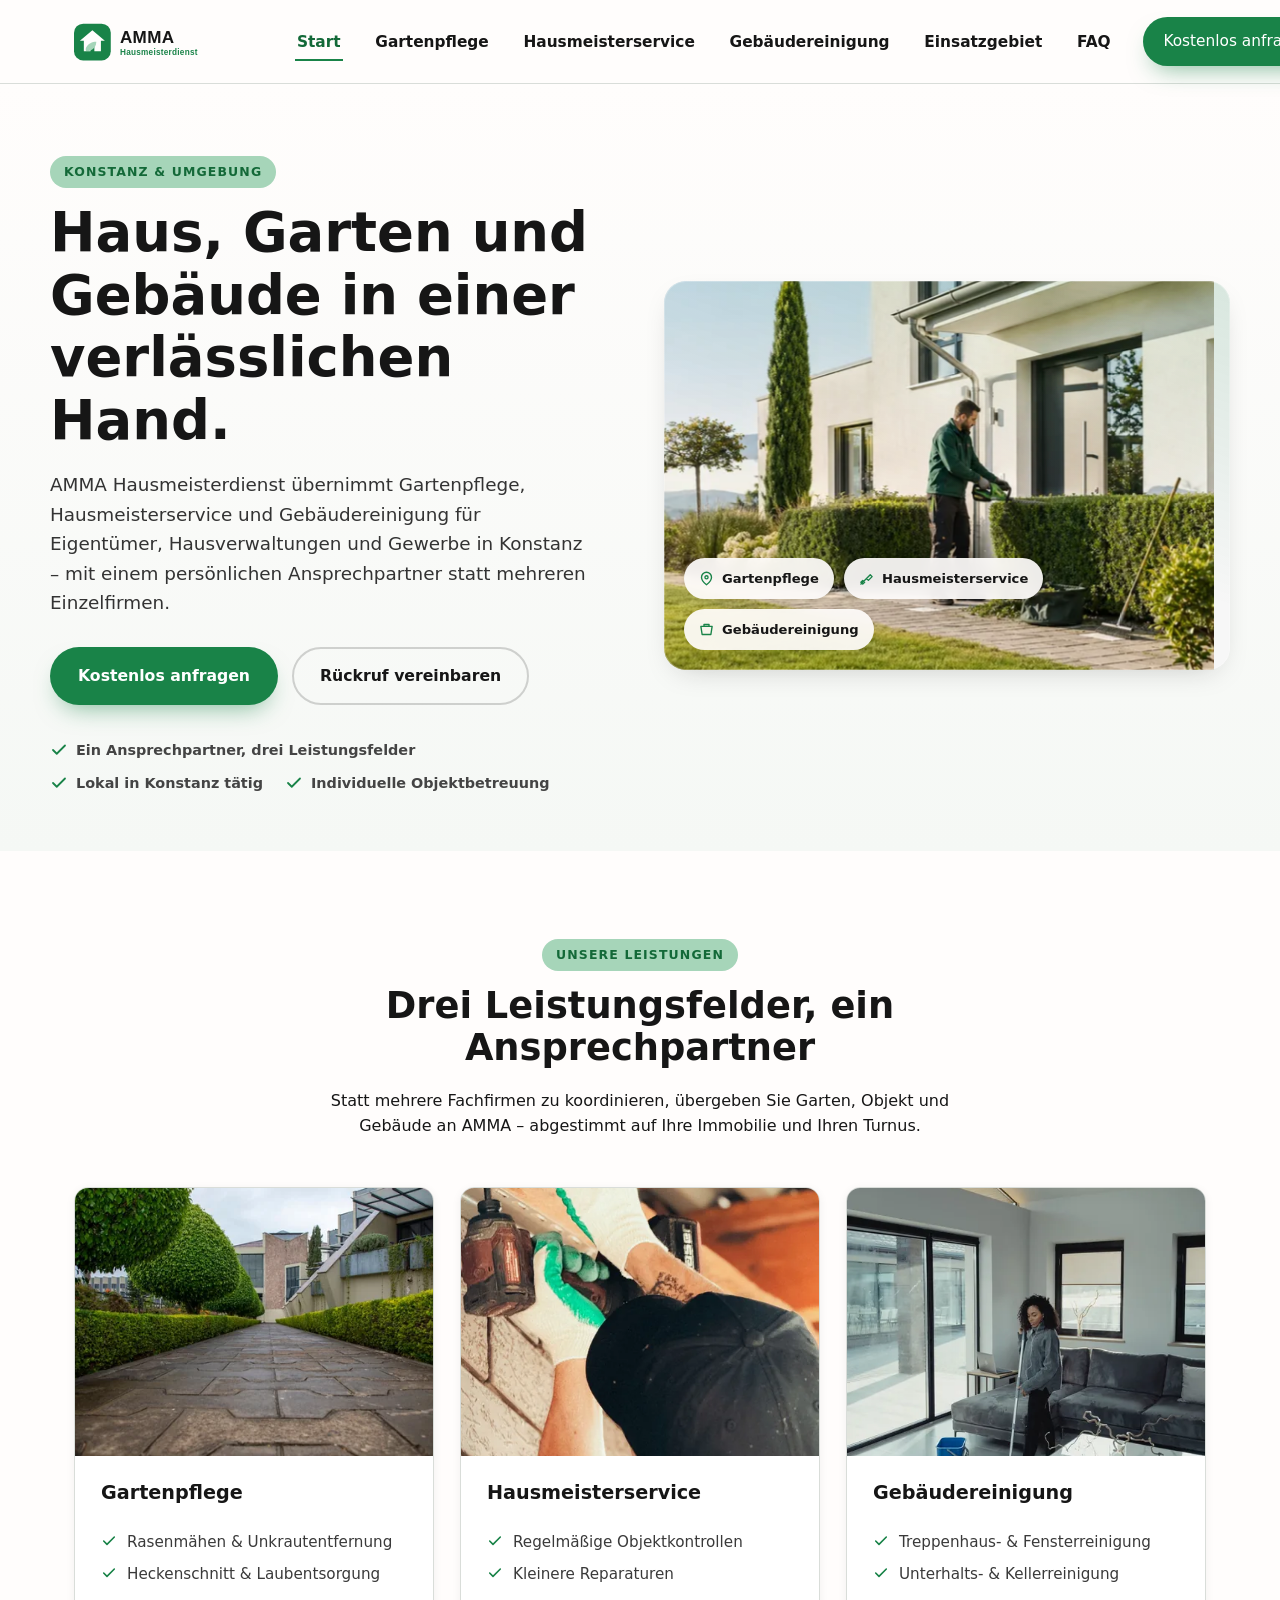
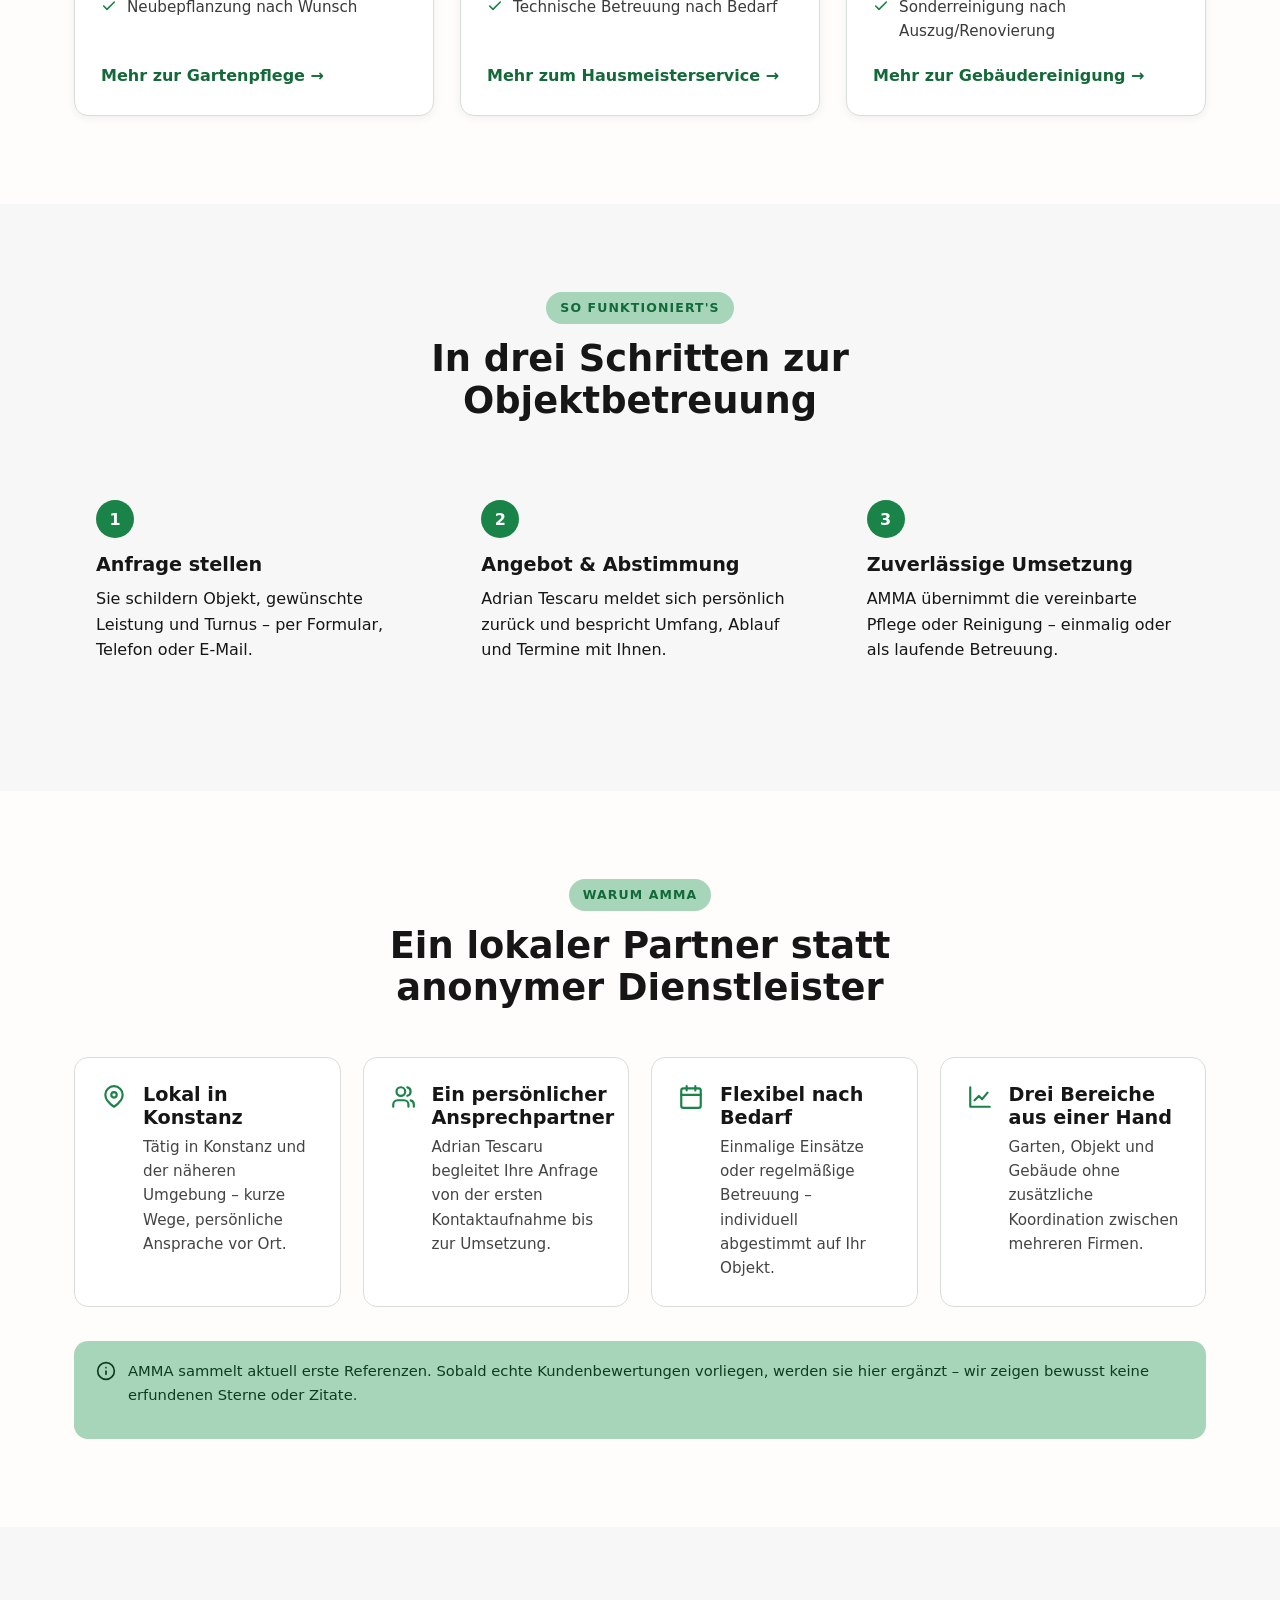
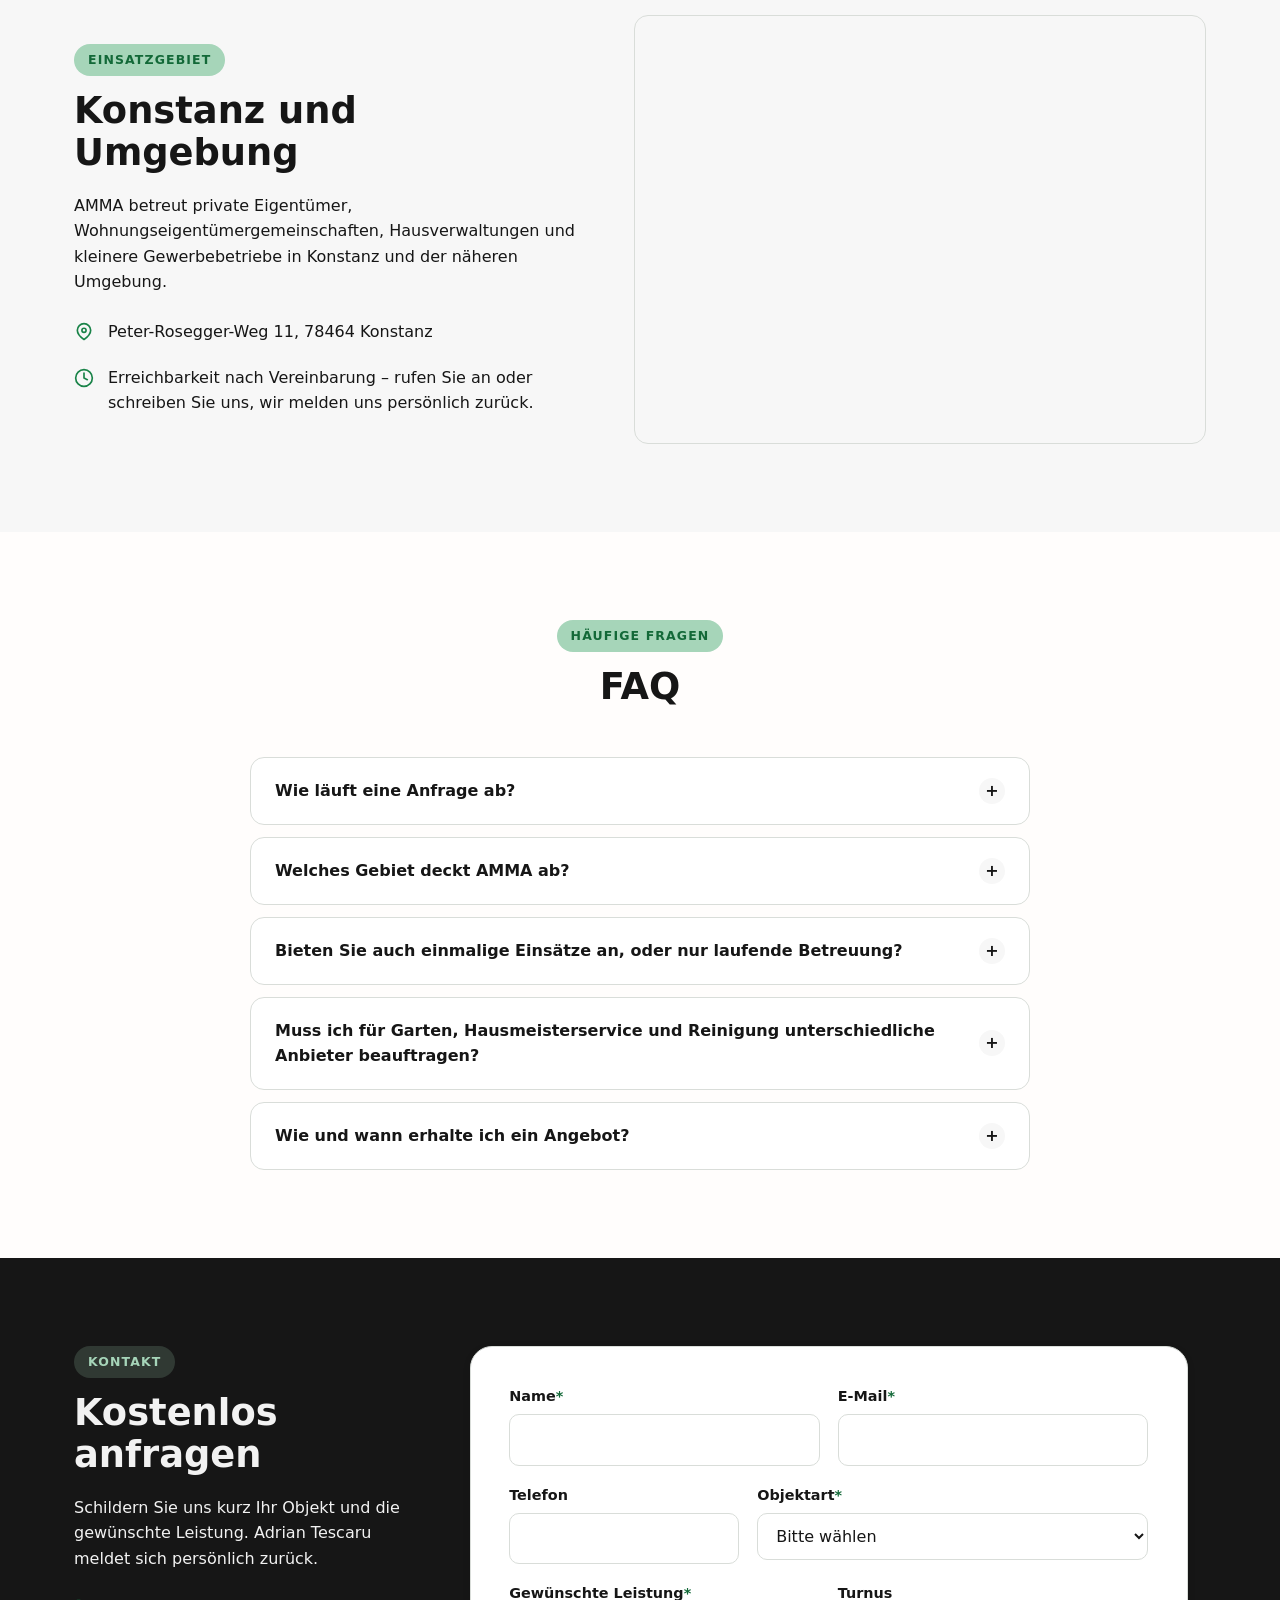
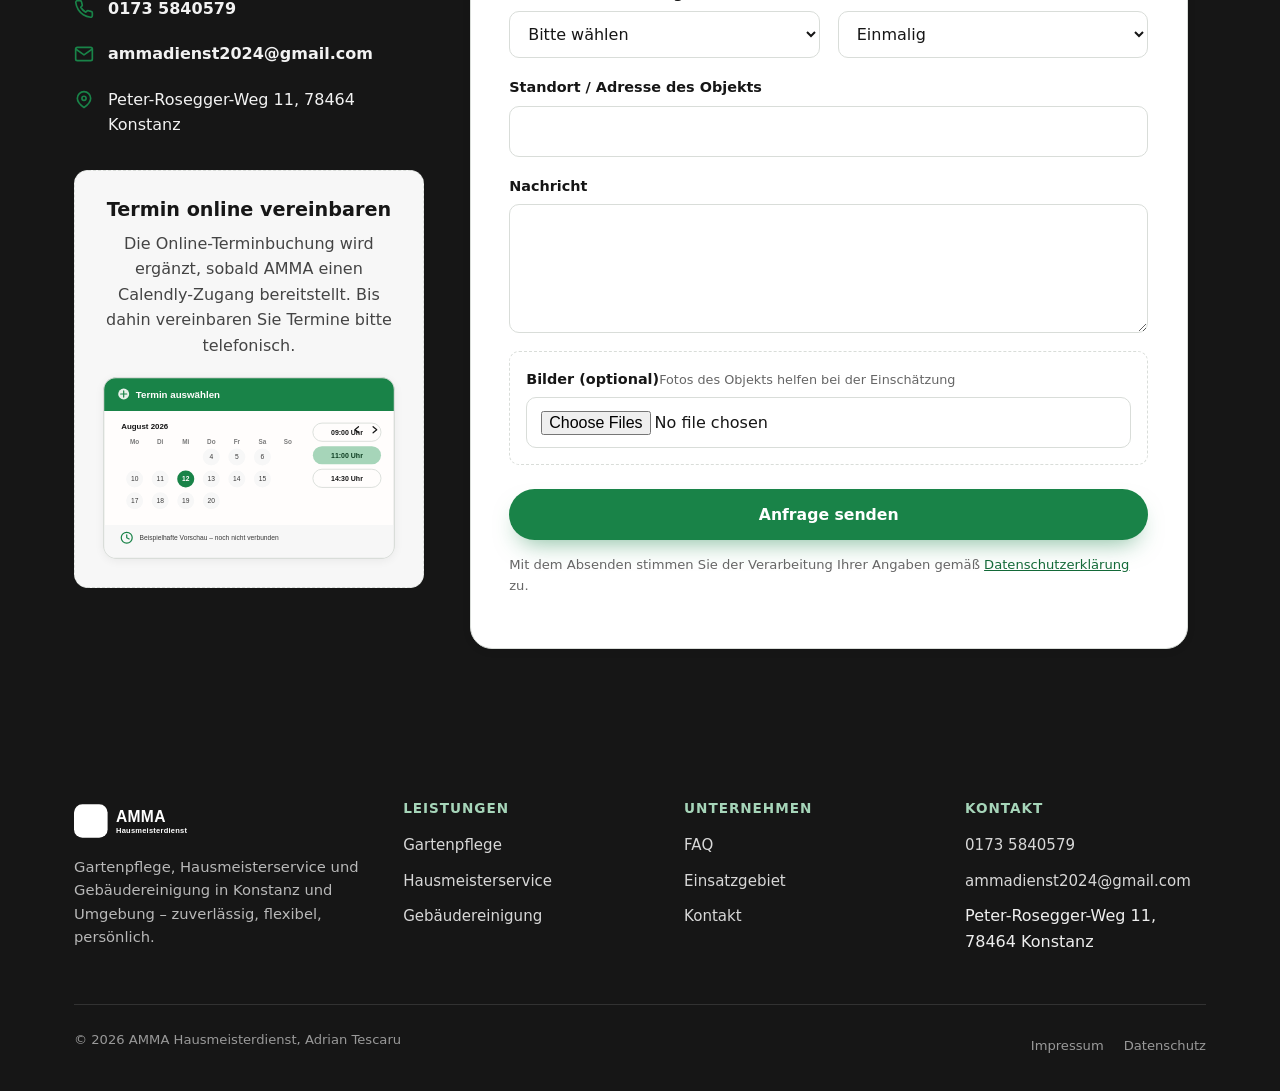
<file: index.html>
<!DOCTYPE html>
<html lang="de" class="no-js">
<head>
<meta charset="UTF-8">
<meta name="viewport" content="width=device-width, initial-scale=1">
<title>AMMA Hausmeisterdienst Konstanz | Gartenpflege, Hausmeisterservice &amp; Gebäudereinigung</title>
<meta name="description" content="AMMA Hausmeisterdienst in Konstanz: Gartenpflege, Hausmeisterservice und Gebäudereinigung aus einer Hand. Ein zuverlässiger, persönlicher Ansprechpartner für Eigentümer, Hausverwaltungen und Gewerbe in Konstanz und Umgebung.">
<link rel="canonical" href="https://amma-hausmeisterdienst.aurora-innovations.de/">
<meta property="og:type" content="website">
<meta property="og:title" content="AMMA Hausmeisterdienst Konstanz | Haus, Garten &amp; Gebäude aus einer Hand">
<meta property="og:description" content="Gartenpflege, Hausmeisterservice und Gebäudereinigung in Konstanz und Umgebung – zuverlässig, flexibel, persönlich.">
<meta property="og:url" content="https://amma-hausmeisterdienst.aurora-innovations.de/">
<meta property="og:image" content="https://amma-hausmeisterdienst.aurora-innovations.de/assets/img/hero-amma-1200.webp">
<meta property="og:locale" content="de_DE">
<meta name="twitter:card" content="summary_large_image">
<link rel="icon" href="/favicon.ico" sizes="any">
<link rel="apple-touch-icon" href="/assets/img/icon-180.png">
<link rel="manifest" href="/site.webmanifest">
<link rel="stylesheet" href="/css/styles.css">
<script type="application/ld+json">
{
  "@context": "https://schema.org",
  "@type": "HomeAndConstructionBusiness",
  "name": "AMMA Hausmeisterdienst",
  "image": "https://amma-hausmeisterdienst.aurora-innovations.de/assets/img/hero-amma-1200.webp",
  "url": "https://amma-hausmeisterdienst.aurora-innovations.de/",
  "telephone": "+49-173-5840579",
  "email": "ammadienst2024@gmail.com",
  "address": {
    "@type": "PostalAddress",
    "streetAddress": "Peter-Rosegger-Weg 11",
    "postalCode": "78464",
    "addressLocality": "Konstanz",
    "addressCountry": "DE"
  },
  "areaServed": "Konstanz und Umgebung",
  "founder": "Adrian Tescaru",
  "priceRange": "Auf Anfrage"
}
</script>
</head>
<body>
<a class="skip-link" href="#main">Zum Inhalt springen</a>

<header class="site-header">
  <div class="container">
    <a class="brand" href="/" aria-label="AMMA Hausmeisterdienst – Startseite">
      <img src="/assets/img/logo-amma.svg" alt="AMMA Hausmeisterdienst" width="220" height="47">
    </a>

    <nav class="nav-primary" id="primary-navigation" aria-label="Hauptnavigation">
      <ul>
        <li><a href="/" aria-current="page">Start</a></li>
        <li><a href="/gartenpflege.html">Gartenpflege</a></li>
        <li><a href="/hausmeisterservice.html">Hausmeisterservice</a></li>
        <li><a href="/gebaeudereinigung.html">Gebäudereinigung</a></li>
        <li><a href="/#einsatzgebiet">Einsatzgebiet</a></li>
        <li><a href="/#faq">FAQ</a></li>
        <li class="nav-mobile-only"><a href="tel:+491735840579">📞 0173 5840579</a></li>
        <li><a class="btn btn-primary btn-sm" href="/#kontakt">Kostenlos anfragen</a></li>
      </ul>
    </nav>

    <div class="header-actions">
      <a class="header-phone" href="tel:+491735840579">
        <svg width="20" height="20" viewBox="0 0 24 24" fill="none" stroke="currentColor" stroke-width="2" stroke-linecap="round" stroke-linejoin="round" aria-hidden="true"><path d="M22 16.92v3a2 2 0 0 1-2.18 2 19.79 19.79 0 0 1-8.63-3.07 19.5 19.5 0 0 1-6-6 19.79 19.79 0 0 1-3.07-8.67A2 2 0 0 1 4.11 2h3a2 2 0 0 1 2 1.72c.127.96.362 1.903.7 2.81a2 2 0 0 1-.45 2.11L8.09 9.91a16 16 0 0 0 6 6l1.27-1.27a2 2 0 0 1 2.11-.45c.907.338 1.85.573 2.81.7A2 2 0 0 1 22 16.92z"/></svg>
        <span class="header-phone-text">0173 5840579</span>
      </a>
      <button class="nav-toggle" type="button" data-nav-toggle aria-expanded="false" aria-controls="primary-navigation" aria-label="Menü öffnen">
        <svg width="26" height="26" viewBox="0 0 24 24" fill="none" stroke="currentColor" stroke-width="2" stroke-linecap="round" aria-hidden="true"><line x1="3" y1="6" x2="21" y2="6"/><line x1="3" y1="12" x2="21" y2="12"/><line x1="3" y1="18" x2="21" y2="18"/></svg>
      </button>
    </div>
  </div>
</header>

<main id="main">

  <!-- ============================= HERO ============================= -->
  <section class="hero" data-hero aria-label="Einleitung">
    <div class="container hero-stage">
      <div class="hero-grid">
        <div class="hero-content">
          <p class="eyebrow">Konstanz &amp; Umgebung</p>
          <h1>Haus, Garten und Gebäude in einer verlässlichen Hand.</h1>
          <p class="lede">AMMA Hausmeisterdienst übernimmt Gartenpflege, Hausmeisterservice und Gebäudereinigung für Eigentümer, Hausverwaltungen und Gewerbe in Konstanz – mit einem persönlichen Ansprechpartner statt mehreren Einzelfirmen.</p>
          <div class="hero-cta-row">
            <a class="btn btn-primary" href="#kontakt">Kostenlos anfragen</a>
            <a class="btn btn-ghost" href="tel:+491735840579">Rückruf vereinbaren</a>
          </div>
          <ul class="hero-trust">
            <li><svg width="18" height="18" viewBox="0 0 24 24" fill="none" stroke="currentColor" stroke-width="2.4" stroke-linecap="round" stroke-linejoin="round" aria-hidden="true"><path d="M20 6 9 17l-5-5"/></svg> Ein Ansprechpartner, drei Leistungsfelder</li>
            <li><svg width="18" height="18" viewBox="0 0 24 24" fill="none" stroke="currentColor" stroke-width="2.4" stroke-linecap="round" stroke-linejoin="round" aria-hidden="true"><path d="M20 6 9 17l-5-5"/></svg> Lokal in Konstanz tätig</li>
            <li><svg width="18" height="18" viewBox="0 0 24 24" fill="none" stroke="currentColor" stroke-width="2.4" stroke-linecap="round" stroke-linejoin="round" aria-hidden="true"><path d="M20 6 9 17l-5-5"/></svg> Individuelle Objektbetreuung</li>
          </ul>
        </div>

        <div class="hero-visual" data-hero-visual>
          <picture>
            <source type="image/webp" srcset="/assets/img/hero-amma-800.webp 800w, /assets/img/hero-amma-1200.webp 1200w, /assets/img/hero-amma-1672.webp 1672w" sizes="(min-width: 980px) 50vw, 100vw">
            <img class="hero-photo-layer" data-hero-photo src="/assets/img/hero-amma-fallback.jpg" alt="Mitarbeiter von AMMA beim Heckenschnitt vor einem gepflegten, modernen Wohnhaus in Konstanz" width="1672" height="941" fetchpriority="high">
          </picture>
          <div class="hero-light-layer" data-hero-light aria-hidden="true"></div>
          <div class="hero-grain-layer" data-hero-grain aria-hidden="true"></div>

          <div class="hero-chips" aria-hidden="false">
            <span class="hero-chip" data-hero-chip>
              <svg width="15" height="15" viewBox="0 0 24 24" fill="none" stroke="currentColor" stroke-width="2.2" stroke-linecap="round" stroke-linejoin="round" aria-hidden="true"><path d="M12 22c4-3 8-6.5 8-12a8 8 0 1 0-16 0c0 5.5 4 9 8 12Z"/><circle cx="12" cy="10" r="2.5"/></svg>
              Gartenpflege
            </span>
            <span class="hero-chip" data-hero-chip>
              <svg width="15" height="15" viewBox="0 0 24 24" fill="none" stroke="currentColor" stroke-width="2.2" stroke-linecap="round" stroke-linejoin="round" aria-hidden="true"><path d="m3 21 9-9m0 0 6-6 3 3-6 6m-3-3 3 3M6 15l3 3-3 3-3-3Z"/></svg>
              Hausmeisterservice
            </span>
            <span class="hero-chip" data-hero-chip>
              <svg width="15" height="15" viewBox="0 0 24 24" fill="none" stroke="currentColor" stroke-width="2.2" stroke-linecap="round" stroke-linejoin="round" aria-hidden="true"><path d="M3 7h18M3 7l2 13h14l2-13M8 7V4h8v3"/></svg>
              Gebäudereinigung
            </span>
          </div>
        </div>
      </div>
    </div>
  </section>

  <!-- ============================= LEISTUNGEN ============================= -->
  <section class="section" id="leistungen" aria-labelledby="leistungen-h">
    <div class="container">
      <div class="section-head reveal">
        <p class="eyebrow">Unsere Leistungen</p>
        <h2 id="leistungen-h">Drei Leistungsfelder, ein Ansprechpartner</h2>
        <p>Statt mehrere Fachfirmen zu koordinieren, übergeben Sie Garten, Objekt und Gebäude an AMMA – abgestimmt auf Ihre Immobilie und Ihren Turnus.</p>
      </div>

      <div class="services-grid">
        <article class="service-card reveal">
          <div class="service-card__media">
            <picture>
              <source type="image/webp" srcset="/assets/img/gartenpflege-480.webp 480w, /assets/img/gartenpflege-800.webp 800w, /assets/img/gartenpflege-1200.webp 1200w" sizes="(min-width: 900px) 380px, 92vw">
              <img src="/assets/img/gartenpflege-fallback.jpg" alt="Gepflegter Gartenweg mit sauber geschnittener Hecke" loading="lazy" width="800" height="600">
            </picture>
          </div>
          <div class="service-card__body">
            <h3>Gartenpflege</h3>
            <ul>
              <li><svg width="16" height="16" viewBox="0 0 24 24" fill="none" stroke="currentColor" stroke-width="2.4" stroke-linecap="round" stroke-linejoin="round" aria-hidden="true"><path d="M20 6 9 17l-5-5"/></svg>Rasenmähen &amp; Unkrautentfernung</li>
              <li><svg width="16" height="16" viewBox="0 0 24 24" fill="none" stroke="currentColor" stroke-width="2.4" stroke-linecap="round" stroke-linejoin="round" aria-hidden="true"><path d="M20 6 9 17l-5-5"/></svg>Heckenschnitt &amp; Laubentsorgung</li>
              <li><svg width="16" height="16" viewBox="0 0 24 24" fill="none" stroke="currentColor" stroke-width="2.4" stroke-linecap="round" stroke-linejoin="round" aria-hidden="true"><path d="M20 6 9 17l-5-5"/></svg>Neubepflanzung nach Wunsch</li>
            </ul>
            <a class="service-card__link" href="/gartenpflege.html">Mehr zur Gartenpflege →</a>
          </div>
        </article>

        <article class="service-card reveal">
          <div class="service-card__media">
            <picture>
              <source type="image/webp" srcset="/assets/img/hausmeisterservice-480.webp 480w, /assets/img/hausmeisterservice-800.webp 800w, /assets/img/hausmeisterservice-1200.webp 1200w" sizes="(min-width: 900px) 380px, 92vw">
              <img src="/assets/img/hausmeisterservice-fallback.jpg" alt="Techniker bei der Wartung einer Außenbeleuchtung an einem Wohngebäude" loading="lazy" width="800" height="1200">
            </picture>
          </div>
          <div class="service-card__body">
            <h3>Hausmeisterservice</h3>
            <ul>
              <li><svg width="16" height="16" viewBox="0 0 24 24" fill="none" stroke="currentColor" stroke-width="2.4" stroke-linecap="round" stroke-linejoin="round" aria-hidden="true"><path d="M20 6 9 17l-5-5"/></svg>Regelmäßige Objektkontrollen</li>
              <li><svg width="16" height="16" viewBox="0 0 24 24" fill="none" stroke="currentColor" stroke-width="2.4" stroke-linecap="round" stroke-linejoin="round" aria-hidden="true"><path d="M20 6 9 17l-5-5"/></svg>Kleinere Reparaturen</li>
              <li><svg width="16" height="16" viewBox="0 0 24 24" fill="none" stroke="currentColor" stroke-width="2.4" stroke-linecap="round" stroke-linejoin="round" aria-hidden="true"><path d="M20 6 9 17l-5-5"/></svg>Technische Betreuung nach Bedarf</li>
            </ul>
            <a class="service-card__link" href="/hausmeisterservice.html">Mehr zum Hausmeisterservice →</a>
          </div>
        </article>

        <article class="service-card reveal">
          <div class="service-card__media">
            <picture>
              <source type="image/webp" srcset="/assets/img/gebaeudereinigung-480.webp 480w, /assets/img/gebaeudereinigung-800.webp 800w, /assets/img/gebaeudereinigung-1200.webp 1200w" sizes="(min-width: 900px) 380px, 92vw">
              <img src="/assets/img/gebaeudereinigung-fallback.jpg" alt="Professionelle Bodenreinigung in einem hellen, modernen Innenraum" loading="lazy" width="800" height="1200">
            </picture>
          </div>
          <div class="service-card__body">
            <h3>Gebäudereinigung</h3>
            <ul>
              <li><svg width="16" height="16" viewBox="0 0 24 24" fill="none" stroke="currentColor" stroke-width="2.4" stroke-linecap="round" stroke-linejoin="round" aria-hidden="true"><path d="M20 6 9 17l-5-5"/></svg>Treppenhaus- &amp; Fensterreinigung</li>
              <li><svg width="16" height="16" viewBox="0 0 24 24" fill="none" stroke="currentColor" stroke-width="2.4" stroke-linecap="round" stroke-linejoin="round" aria-hidden="true"><path d="M20 6 9 17l-5-5"/></svg>Unterhalts- &amp; Kellerreinigung</li>
              <li><svg width="16" height="16" viewBox="0 0 24 24" fill="none" stroke="currentColor" stroke-width="2.4" stroke-linecap="round" stroke-linejoin="round" aria-hidden="true"><path d="M20 6 9 17l-5-5"/></svg>Sonderreinigung nach Auszug/Renovierung</li>
            </ul>
            <a class="service-card__link" href="/gebaeudereinigung.html">Mehr zur Gebäudereinigung →</a>
          </div>
        </article>
      </div>
    </div>
  </section>

  <!-- ============================= ABLAUF ============================= -->
  <section class="section section--surface" aria-labelledby="ablauf-h">
    <div class="container">
      <div class="section-head reveal">
        <p class="eyebrow">So funktioniert's</p>
        <h2 id="ablauf-h">In drei Schritten zur Objektbetreuung</h2>
      </div>
      <div class="steps">
        <div class="step reveal">
          <h3>Anfrage stellen</h3>
          <p>Sie schildern Objekt, gewünschte Leistung und Turnus – per Formular, Telefon oder E-Mail.</p>
        </div>
        <div class="step reveal">
          <h3>Angebot &amp; Abstimmung</h3>
          <p>Adrian Tescaru meldet sich persönlich zurück und bespricht Umfang, Ablauf und Termine mit Ihnen.</p>
        </div>
        <div class="step reveal">
          <h3>Zuverlässige Umsetzung</h3>
          <p>AMMA übernimmt die vereinbarte Pflege oder Reinigung – einmalig oder als laufende Betreuung.</p>
        </div>
      </div>
    </div>
  </section>

  <!-- ============================= VERTRAUEN ============================= -->
  <section class="section" aria-labelledby="vertrauen-h">
    <div class="container">
      <div class="section-head reveal">
        <p class="eyebrow">Warum AMMA</p>
        <h2 id="vertrauen-h">Ein lokaler Partner statt anonymer Dienstleister</h2>
      </div>
      <div class="facts-grid">
        <div class="fact-card reveal">
          <svg width="26" height="26" viewBox="0 0 24 24" fill="none" stroke="currentColor" stroke-width="2" stroke-linecap="round" stroke-linejoin="round" aria-hidden="true"><path d="M12 21c-4.4-2.9-8-6.4-8-11a8 8 0 0 1 16 0c0 4.6-3.6 8.1-8 11Z"/><circle cx="12" cy="10" r="2.5"/></svg>
          <div>
            <h3>Lokal in Konstanz</h3>
            <p>Tätig in Konstanz und der näheren Umgebung – kurze Wege, persönliche Ansprache vor Ort.</p>
          </div>
        </div>
        <div class="fact-card reveal">
          <svg width="26" height="26" viewBox="0 0 24 24" fill="none" stroke="currentColor" stroke-width="2" stroke-linecap="round" stroke-linejoin="round" aria-hidden="true"><path d="M17 21v-2a4 4 0 0 0-4-4H7a4 4 0 0 0-4 4v2"/><circle cx="10" cy="7" r="4"/><path d="M22 21v-2a4 4 0 0 0-3-3.87"/><path d="M16 3.13a4 4 0 0 1 0 7.75"/></svg>
          <div>
            <h3>Ein persönlicher Ansprechpartner</h3>
            <p>Adrian Tescaru begleitet Ihre Anfrage von der ersten Kontaktaufnahme bis zur Umsetzung.</p>
          </div>
        </div>
        <div class="fact-card reveal">
          <svg width="26" height="26" viewBox="0 0 24 24" fill="none" stroke="currentColor" stroke-width="2" stroke-linecap="round" stroke-linejoin="round" aria-hidden="true"><rect x="3" y="4" width="18" height="18" rx="2"/><path d="M16 2v4M8 2v4M3 10h18"/></svg>
          <div>
            <h3>Flexibel nach Bedarf</h3>
            <p>Einmalige Einsätze oder regelmäßige Betreuung – individuell abgestimmt auf Ihr Objekt.</p>
          </div>
        </div>
        <div class="fact-card reveal">
          <svg width="26" height="26" viewBox="0 0 24 24" fill="none" stroke="currentColor" stroke-width="2" stroke-linecap="round" stroke-linejoin="round" aria-hidden="true"><path d="M3 3v18h18"/><path d="m7 15 4-4 3 3 5-6"/></svg>
          <div>
            <h3>Drei Bereiche aus einer Hand</h3>
            <p>Garten, Objekt und Gebäude ohne zusätzliche Koordination zwischen mehreren Firmen.</p>
          </div>
        </div>
      </div>

      <div class="note-callout reveal" style="margin-top:34px;">
        <svg width="20" height="20" viewBox="0 0 24 24" fill="none" stroke="currentColor" stroke-width="2" stroke-linecap="round" stroke-linejoin="round" aria-hidden="true"><circle cx="12" cy="12" r="10"/><path d="M12 16v-4M12 8h.01"/></svg>
        <p>AMMA sammelt aktuell erste Referenzen. Sobald echte Kundenbewertungen vorliegen, werden sie hier ergänzt – wir zeigen bewusst keine erfundenen Sterne oder Zitate.</p>
      </div>
    </div>
  </section>

  <!-- ============================= EINSATZGEBIET / MAP ============================= -->
  <section class="section section--surface" id="einsatzgebiet" aria-labelledby="gebiet-h">
    <div class="container">
      <div class="area-layout">
        <div class="reveal">
          <p class="eyebrow">Einsatzgebiet</p>
          <h2 id="gebiet-h">Konstanz und Umgebung</h2>
          <p>AMMA betreut private Eigentümer, Wohnungseigentümergemeinschaften, Hausverwaltungen und kleinere Gewerbebetriebe in Konstanz und der näheren Umgebung.</p>
          <div class="contact-info-list">
            <div class="contact-info-item">
              <svg width="20" height="20" viewBox="0 0 24 24" fill="none" stroke="currentColor" stroke-width="2" stroke-linecap="round" stroke-linejoin="round" aria-hidden="true"><path d="M12 21c-4.4-2.9-8-6.4-8-11a8 8 0 0 1 16 0c0 4.6-3.6 8.1-8 11Z"/><circle cx="12" cy="10" r="2.5"/></svg>
              <span>Peter-Rosegger-Weg 11, 78464 Konstanz</span>
            </div>
            <div class="contact-info-item">
              <svg width="20" height="20" viewBox="0 0 24 24" fill="none" stroke="currentColor" stroke-width="2" stroke-linecap="round" stroke-linejoin="round" aria-hidden="true"><circle cx="12" cy="12" r="10"/><path d="M12 6v6l4 2"/></svg>
              <span>Erreichbarkeit nach Vereinbarung – rufen Sie an oder schreiben Sie uns, wir melden uns persönlich zurück.</span>
            </div>
          </div>
        </div>
        <div class="reveal">
          <div class="map-frame">
            <!--
              Interaktive Karte ohne API-Key (Google „Maps Embed“ Keyless-Modus).
              Für die volle Google Maps JavaScript API (z.B. mit individuellem Styling)
              hier stattdessen einbinden und GOOGLE_MAPS_API_KEY ersetzen:
              <script src="https://maps.googleapis.com/maps/api/js?key=GOOGLE_MAPS_API_KEY"></script>
            -->
            <iframe
              title="Karte: Einsatzgebiet AMMA Hausmeisterdienst, Konstanz"
              loading="lazy"
              referrerpolicy="no-referrer-when-downgrade"
              src="https://www.google.com/maps?q=Peter-Rosegger-Weg+11,+78464+Konstanz&output=embed">
            </iframe>
          </div>
        </div>
      </div>
    </div>
  </section>

  <!-- ============================= FAQ ============================= -->
  <section class="section" id="faq" aria-labelledby="faq-h">
    <div class="container">
      <div class="section-head reveal">
        <p class="eyebrow">Häufige Fragen</p>
        <h2 id="faq-h">FAQ</h2>
      </div>
      <div class="faq-list reveal">
        <details class="faq-item">
          <summary>Wie läuft eine Anfrage ab?<span class="plus" aria-hidden="true">+</span></summary>
          <p>Sie senden uns Ihre Anfrage über das Formular, per Telefon oder E-Mail. Adrian Tescaru meldet sich persönlich zurück, bespricht den Leistungsumfang mit Ihnen und erstellt ein individuelles Angebot.</p>
        </details>
        <details class="faq-item">
          <summary>Welches Gebiet deckt AMMA ab?<span class="plus" aria-hidden="true">+</span></summary>
          <p>AMMA ist in Konstanz und der näheren Umgebung tätig. Bei Objekten außerhalb dieses Gebiets fragen Sie am besten direkt an.</p>
        </details>
        <details class="faq-item">
          <summary>Bieten Sie auch einmalige Einsätze an, oder nur laufende Betreuung?<span class="plus" aria-hidden="true">+</span></summary>
          <p>Beides ist möglich: einmalige Reinigungs- oder Gartenarbeiten ebenso wie regelmäßige Objektbetreuung nach individuellem Turnus.</p>
        </details>
        <details class="faq-item">
          <summary>Muss ich für Garten, Hausmeisterservice und Reinigung unterschiedliche Anbieter beauftragen?<span class="plus" aria-hidden="true">+</span></summary>
          <p>Nein – AMMA deckt alle drei Bereiche aus einer Hand ab, sodass Sie nur einen Ansprechpartner koordinieren müssen.</p>
        </details>
        <details class="faq-item">
          <summary>Wie und wann erhalte ich ein Angebot?<span class="plus" aria-hidden="true">+</span></summary>
          <p>Der Umfang von Objekt zu Objekt unterscheidet sich stark, daher wird jedes Angebot individuell nach Ihrer Anfrage erstellt.</p>
        </details>
      </div>
    </div>
  </section>

  <!-- ============================= KONTAKT ============================= -->
  <section class="section section--dark" id="kontakt" aria-labelledby="kontakt-h">
    <div class="container">
      <div class="contact-layout">
        <div class="reveal">
          <p class="eyebrow">Kontakt</p>
          <h2 id="kontakt-h">Kostenlos anfragen</h2>
          <p>Schildern Sie uns kurz Ihr Objekt und die gewünschte Leistung. Adrian Tescaru meldet sich persönlich zurück.</p>
          <div class="contact-info-list">
            <div class="contact-info-item">
              <svg width="20" height="20" viewBox="0 0 24 24" fill="none" stroke="currentColor" stroke-width="2" stroke-linecap="round" stroke-linejoin="round" aria-hidden="true"><path d="M22 16.92v3a2 2 0 0 1-2.18 2 19.79 19.79 0 0 1-8.63-3.07 19.5 19.5 0 0 1-6-6 19.79 19.79 0 0 1-3.07-8.67A2 2 0 0 1 4.11 2h3a2 2 0 0 1 2 1.72c.127.96.362 1.903.7 2.81a2 2 0 0 1-.45 2.11L8.09 9.91a16 16 0 0 0 6 6l1.27-1.27a2 2 0 0 1 2.11-.45c.907.338 1.85.573 2.81.7A2 2 0 0 1 22 16.92z"/></svg>
              <a href="tel:+491735840579">0173 5840579</a>
            </div>
            <div class="contact-info-item">
              <svg width="20" height="20" viewBox="0 0 24 24" fill="none" stroke="currentColor" stroke-width="2" stroke-linecap="round" stroke-linejoin="round" aria-hidden="true"><rect x="2" y="4" width="20" height="16" rx="2"/><path d="m22 6-10 7L2 6"/></svg>
              <a href="mailto:ammadienst2024@gmail.com">ammadienst2024@gmail.com</a>
            </div>
            <div class="contact-info-item">
              <svg width="20" height="20" viewBox="0 0 24 24" fill="none" stroke="currentColor" stroke-width="2" stroke-linecap="round" stroke-linejoin="round" aria-hidden="true"><path d="M12 21c-4.4-2.9-8-6.4-8-11a8 8 0 0 1 16 0c0 4.6-3.6 8.1-8 11Z"/><circle cx="12" cy="10" r="2.5"/></svg>
              <span>Peter-Rosegger-Weg 11, 78464 Konstanz</span>
            </div>
          </div>

          <div class="calendly-block" style="margin-top:32px;">
            <h3>Termin online vereinbaren</h3>
            <p>Die Online-Terminbuchung wird ergänzt, sobald AMMA einen Calendly-Zugang bereitstellt. Bis dahin vereinbaren Sie Termine bitte telefonisch.</p>
            <!--
              Calendly-Einbindung (Platzhalter): sobald ein Calendly-Link von AMMA vorliegt,
              das Skript https://assets.calendly.com/assets/external/widget.js einbinden und
              data-url unten auf den echten Link setzen (die Vorschaugrafik darunter dann entfernen).
              <div class="calendly-inline-widget" data-url="https://calendly.com/CALENDLY-LINK-HIER/beratung"></div>
            -->
            <img
              class="calendly-preview-img"
              src="/assets/img/calendly-preview.svg"
              alt="Beispielhafte Vorschau einer Online-Terminbuchung mit Kalenderansicht und wählbaren Uhrzeiten – noch nicht mit einem echten Calendly-Zugang verbunden"
              width="480"
              height="300"
              loading="lazy">
          </div>
        </div>

        <div class="reveal">
          <form class="form-card" id="angebot-form" novalidate>
            <div class="form-grid cols-2">
              <div class="form-field">
                <label for="name">Name<span class="form-required">*</span></label>
                <input type="text" id="name" name="name" autocomplete="name" required>
              </div>
              <div class="form-field">
                <label for="email">E-Mail<span class="form-required">*</span></label>
                <input type="email" id="email" name="email" autocomplete="email" required>
              </div>
            </div>
            <div class="form-grid cols-2" style="margin-top:18px;">
              <div class="form-field">
                <label for="telefon">Telefon</label>
                <input type="tel" id="telefon" name="telefon" autocomplete="tel">
              </div>
              <div class="form-field">
                <label for="objektart">Objektart<span class="form-required">*</span></label>
                <select id="objektart" name="objektart" required>
                  <option value="">Bitte wählen</option>
                  <option value="einfamilienhaus">Einfamilienhaus</option>
                  <option value="mehrfamilienhaus">Mehrfamilienhaus</option>
                  <option value="weg">Wohnungseigentümergemeinschaft (WEG)</option>
                  <option value="gewerbe">Gewerbeobjekt / Büro</option>
                  <option value="ferienwohnung">Ferienwohnung</option>
                  <option value="sonstiges">Sonstiges</option>
                </select>
              </div>
            </div>
            <div class="form-grid cols-2" style="margin-top:18px;">
              <div class="form-field">
                <label for="leistung">Gewünschte Leistung<span class="form-required">*</span></label>
                <select id="leistung" name="leistung" required>
                  <option value="">Bitte wählen</option>
                  <option value="gartenpflege">Gartenpflege</option>
                  <option value="hausmeisterservice">Hausmeisterservice</option>
                  <option value="gebaeudereinigung">Gebäudereinigung</option>
                  <option value="mehrere">Mehrere Bereiche</option>
                </select>
              </div>
              <div class="form-field">
                <label for="turnus">Turnus</label>
                <select id="turnus" name="turnus">
                  <option value="einmalig">Einmalig</option>
                  <option value="woechentlich">Wöchentlich</option>
                  <option value="zweiwoechentlich">Alle zwei Wochen</option>
                  <option value="monatlich">Monatlich</option>
                  <option value="individuell">Individuell / unklar</option>
                </select>
              </div>
            </div>
            <div class="form-field" style="margin-top:18px;">
              <label for="standort">Standort / Adresse des Objekts</label>
              <input type="text" id="standort" name="standort" autocomplete="street-address">
            </div>
            <div class="form-field" style="margin-top:18px;">
              <label for="nachricht">Nachricht</label>
              <textarea id="nachricht" name="nachricht" rows="4"></textarea>
            </div>
            <div class="form-field file-field" style="margin-top:18px;">
              <label for="bilder">Bilder (optional)<span class="hint">Fotos des Objekts helfen bei der Einschätzung</span></label>
              <input type="file" id="bilder" name="bilder" accept="image/*" multiple>
            </div>
            <button type="submit" class="btn btn-primary btn-block" style="margin-top:24px;">Anfrage senden</button>
            <p class="form-note" role="status" id="form-status" hidden tabindex="-1"></p>
            <p class="form-note">Mit dem Absenden stimmen Sie der Verarbeitung Ihrer Angaben gemäß <a href="/datenschutz.html" style="color:var(--color-primary-dark);">Datenschutzerklärung</a> zu.</p>
          </form>
        </div>
      </div>
    </div>
  </section>

</main>

<div class="sticky-cta">
  <a class="btn btn-ghost" href="tel:+491735840579">Anrufen</a>
  <a class="btn btn-primary" href="#kontakt">Anfragen</a>
</div>

<footer class="site-footer">
  <div class="container">
    <div class="footer-grid">
      <div class="footer-brand">
        <img src="/assets/img/logo-amma.svg" alt="AMMA Hausmeisterdienst" width="180" height="38">
        <p>Gartenpflege, Hausmeisterservice und Gebäudereinigung in Konstanz und Umgebung – zuverlässig, flexibel, persönlich.</p>
      </div>
      <div class="footer-col">
        <h3>Leistungen</h3>
        <ul>
          <li><a href="/gartenpflege.html">Gartenpflege</a></li>
          <li><a href="/hausmeisterservice.html">Hausmeisterservice</a></li>
          <li><a href="/gebaeudereinigung.html">Gebäudereinigung</a></li>
        </ul>
      </div>
      <div class="footer-col">
        <h3>Unternehmen</h3>
        <ul>
          <li><a href="/#faq">FAQ</a></li>
          <li><a href="/#einsatzgebiet">Einsatzgebiet</a></li>
          <li><a href="/#kontakt">Kontakt</a></li>
        </ul>
      </div>
      <div class="footer-col">
        <h3>Kontakt</h3>
        <ul>
          <li><a href="tel:+491735840579">0173 5840579</a></li>
          <li><a href="mailto:ammadienst2024@gmail.com">ammadienst2024@gmail.com</a></li>
          <li>Peter-Rosegger-Weg 11, 78464 Konstanz</li>
        </ul>
      </div>
    </div>
    <div class="footer-bottom">
      <p>© <span id="current-year">2026</span> AMMA Hausmeisterdienst, Adrian Tescaru</p>
      <ul>
        <li><a href="/impressum.html">Impressum</a></li>
        <li><a href="/datenschutz.html">Datenschutz</a></li>
      </ul>
    </div>
  </div>
</footer>

<script src="/js/main.js" defer></script>
<script src="/js/hero.js" defer></script>
</body>
</html>
</file>
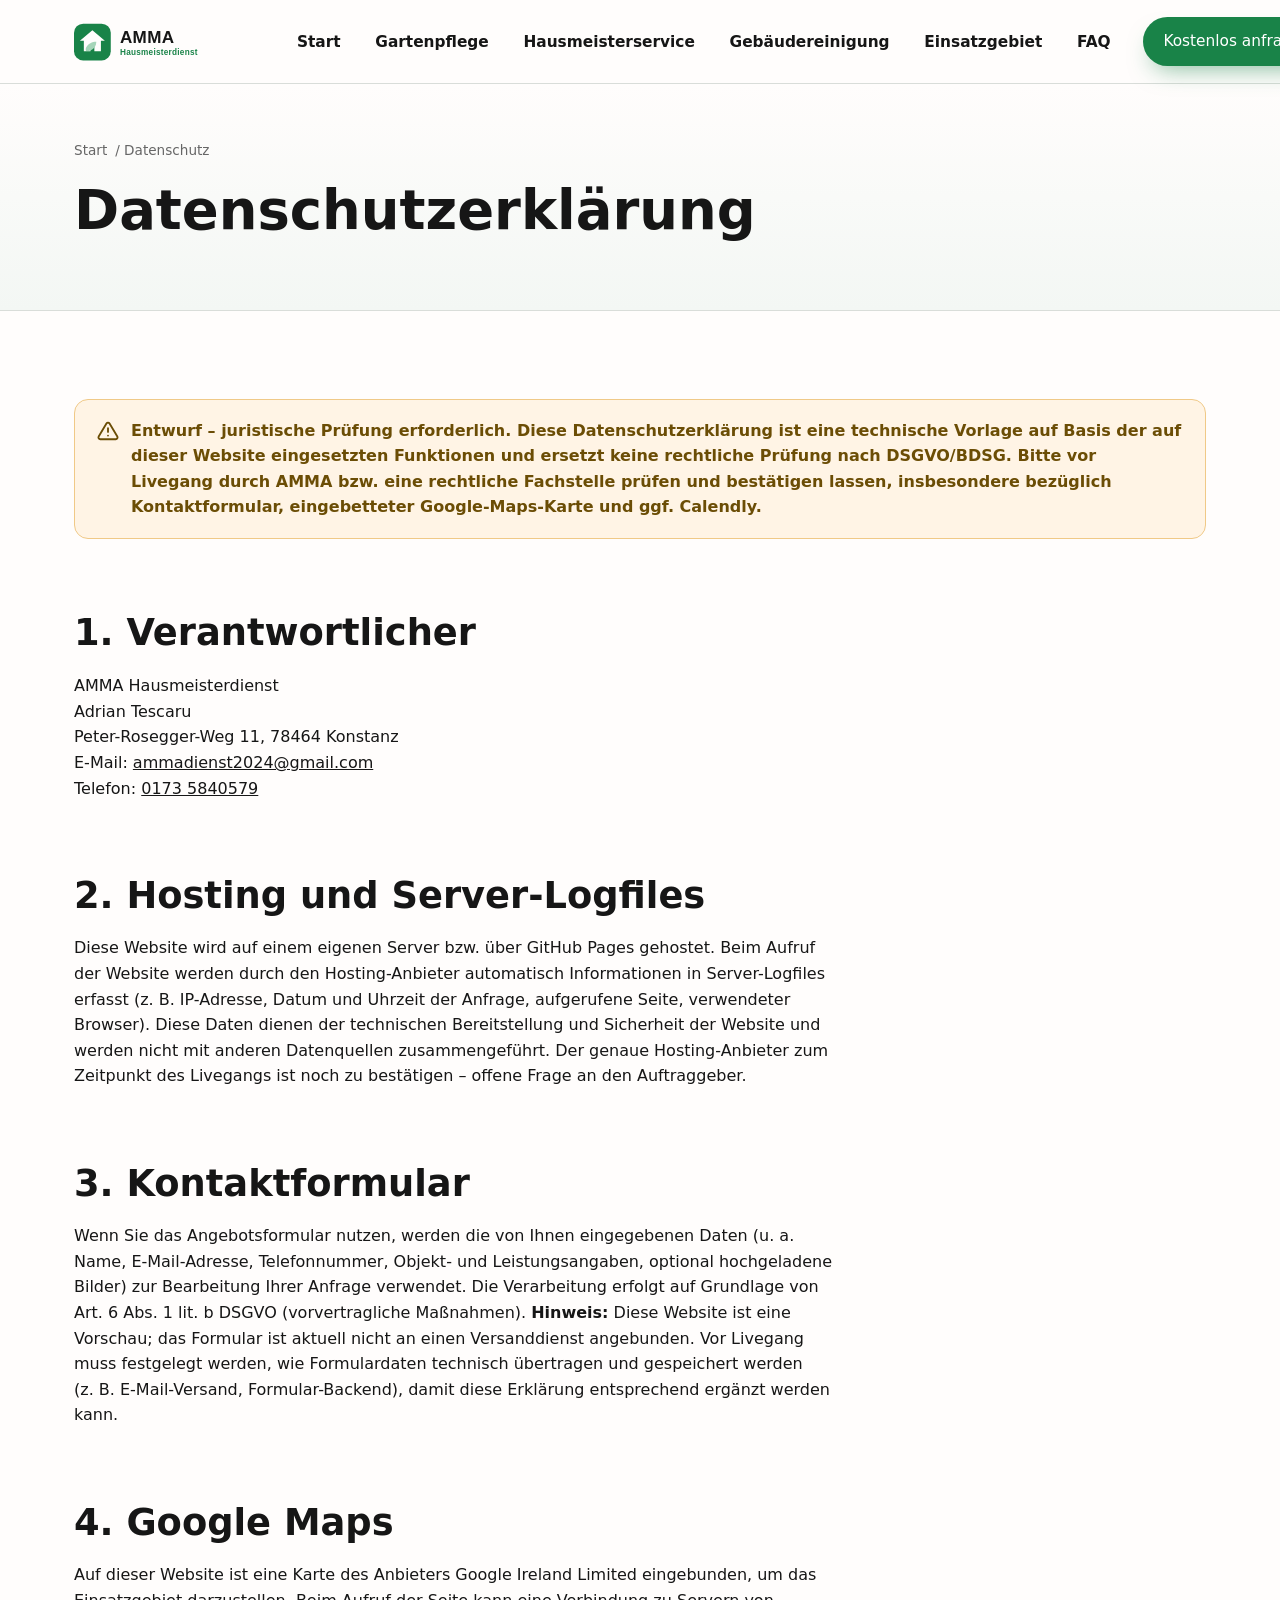
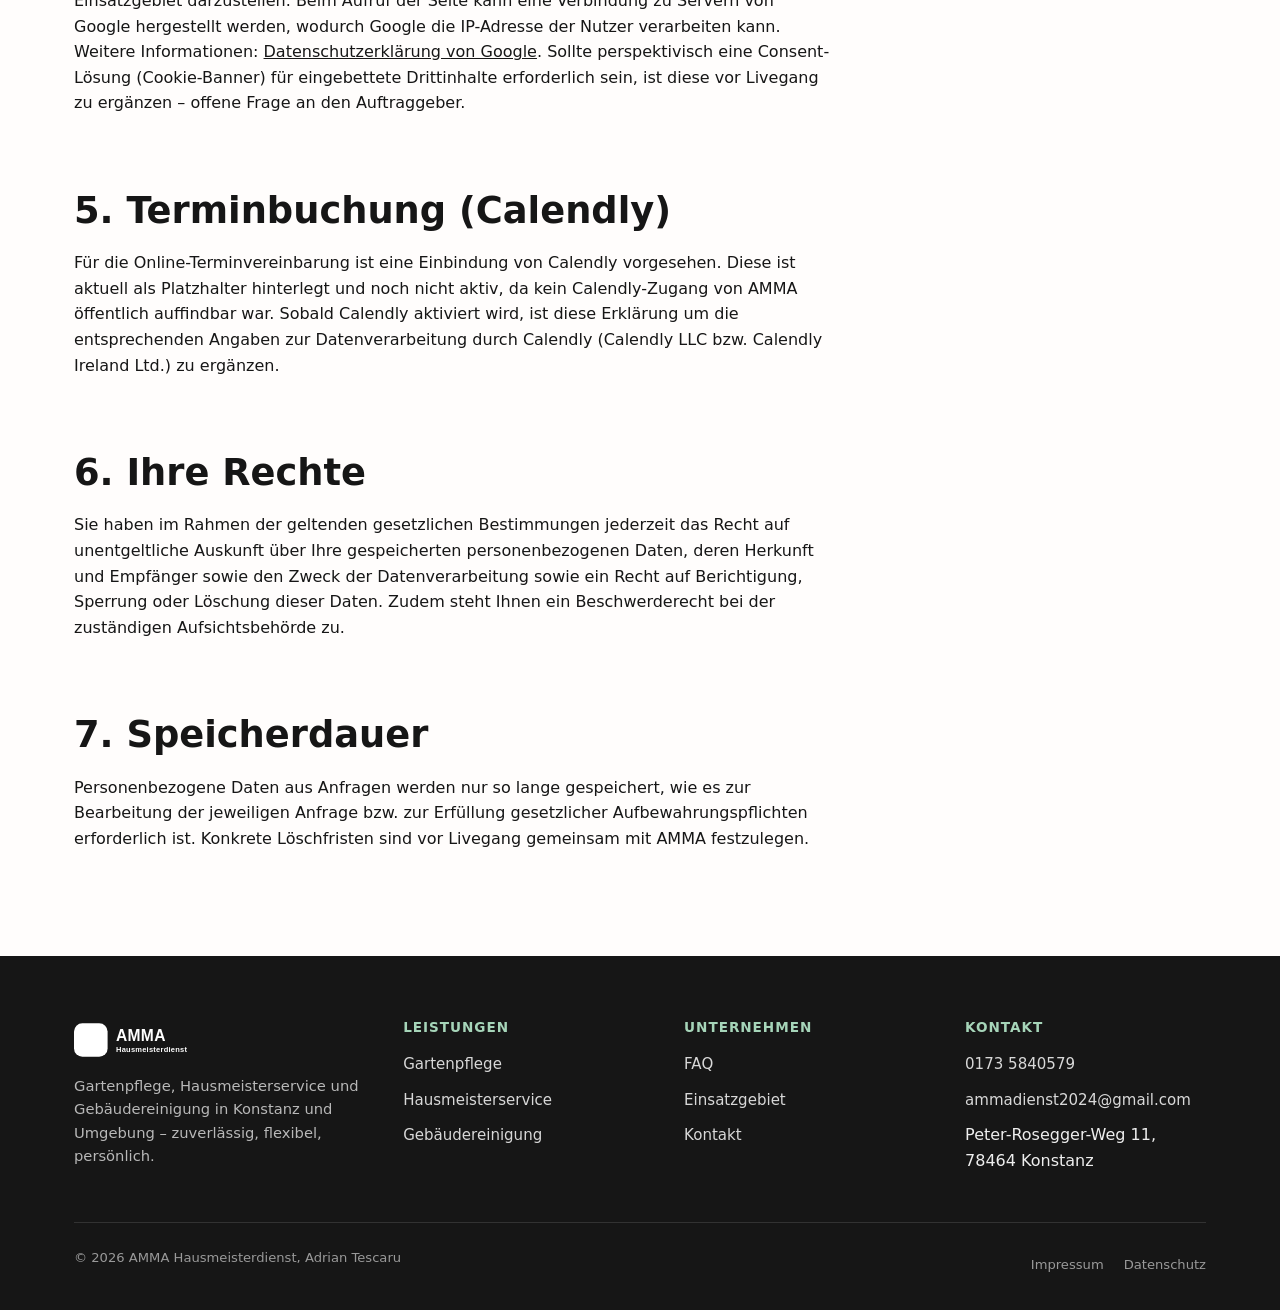
<file: datenschutz.html>
<!DOCTYPE html>
<html lang="de" class="no-js">
<head>
<meta charset="UTF-8">
<meta name="viewport" content="width=device-width, initial-scale=1">
<title>Datenschutzerklärung | AMMA Hausmeisterdienst</title>
<meta name="description" content="Datenschutzerklärung der Website von AMMA Hausmeisterdienst, Konstanz.">
<link rel="canonical" href="https://amma-hausmeisterdienst.aurora-innovations.de/datenschutz.html">
<meta name="robots" content="noindex,follow">
<link rel="icon" href="/favicon.ico" sizes="any">
<link rel="apple-touch-icon" href="/assets/img/icon-180.png">
<link rel="manifest" href="/site.webmanifest">
<link rel="stylesheet" href="/css/styles.css">
<!-- ENTWURF – JURISTISCHE PRÜFUNG ERFORDERLICH, bevor diese Seite live geschaltet wird. -->
</head>
<body>
<a class="skip-link" href="#main">Zum Inhalt springen</a>

<header class="site-header">
  <div class="container">
    <a class="brand" href="/" aria-label="AMMA Hausmeisterdienst – Startseite">
      <img src="/assets/img/logo-amma.svg" alt="AMMA Hausmeisterdienst" width="220" height="47">
    </a>
    <nav class="nav-primary" id="primary-navigation" aria-label="Hauptnavigation">
      <ul>
        <li><a href="/">Start</a></li>
        <li><a href="/gartenpflege.html">Gartenpflege</a></li>
        <li><a href="/hausmeisterservice.html">Hausmeisterservice</a></li>
        <li><a href="/gebaeudereinigung.html">Gebäudereinigung</a></li>
        <li><a href="/#einsatzgebiet">Einsatzgebiet</a></li>
        <li><a href="/#faq">FAQ</a></li>
        <li class="nav-mobile-only"><a href="tel:+491735840579">📞 0173 5840579</a></li>
        <li><a class="btn btn-primary btn-sm" href="/#kontakt">Kostenlos anfragen</a></li>
      </ul>
    </nav>
    <div class="header-actions">
      <a class="header-phone" href="tel:+491735840579">
        <svg width="20" height="20" viewBox="0 0 24 24" fill="none" stroke="currentColor" stroke-width="2" stroke-linecap="round" stroke-linejoin="round" aria-hidden="true"><path d="M22 16.92v3a2 2 0 0 1-2.18 2 19.79 19.79 0 0 1-8.63-3.07 19.5 19.5 0 0 1-6-6 19.79 19.79 0 0 1-3.07-8.67A2 2 0 0 1 4.11 2h3a2 2 0 0 1 2 1.72c.127.96.362 1.903.7 2.81a2 2 0 0 1-.45 2.11L8.09 9.91a16 16 0 0 0 6 6l1.27-1.27a2 2 0 0 1 2.11-.45c.907.338 1.85.573 2.81.7A2 2 0 0 1 22 16.92z"/></svg>
        <span class="header-phone-text">0173 5840579</span>
      </a>
      <button class="nav-toggle" type="button" data-nav-toggle aria-expanded="false" aria-controls="primary-navigation" aria-label="Menü öffnen">
        <svg width="26" height="26" viewBox="0 0 24 24" fill="none" stroke="currentColor" stroke-width="2" stroke-linecap="round" aria-hidden="true"><line x1="3" y1="6" x2="21" y2="6"/><line x1="3" y1="12" x2="21" y2="12"/><line x1="3" y1="18" x2="21" y2="18"/></svg>
      </button>
    </div>
  </div>
</header>

<main id="main">
  <div class="page-header">
    <div class="container">
      <p class="breadcrumbs"><a href="/">Start</a> / Datenschutz</p>
      <h1>Datenschutzerklärung</h1>
    </div>
  </div>

  <section class="section">
    <div class="container">
      <div class="draft-banner reveal">
        <svg width="22" height="22" viewBox="0 0 24 24" fill="none" stroke="currentColor" stroke-width="2" stroke-linecap="round" stroke-linejoin="round" aria-hidden="true"><path d="M10.29 3.86 1.82 18a2 2 0 0 0 1.71 3h16.94a2 2 0 0 0 1.71-3L13.71 3.86a2 2 0 0 0-3.42 0Z"/><path d="M12 9v4M12 17h.01"/></svg>
        <span>Entwurf – juristische Prüfung erforderlich. Diese Datenschutzerklärung ist eine technische Vorlage auf Basis der auf dieser Website eingesetzten Funktionen und ersetzt keine rechtliche Prüfung nach DSGVO/BDSG. Bitte vor Livegang durch AMMA bzw. eine rechtliche Fachstelle prüfen und bestätigen lassen, insbesondere bezüglich Kontaktformular, eingebetteter Google-Maps-Karte und ggf. Calendly.</span>
      </div>

      <div class="legal-content reveal">
        <h2>1. Verantwortlicher</h2>
        <p>
          AMMA Hausmeisterdienst<br>
          Adrian Tescaru<br>
          Peter-Rosegger-Weg 11, 78464 Konstanz<br>
          E-Mail: <a href="mailto:ammadienst2024@gmail.com">ammadienst2024@gmail.com</a><br>
          Telefon: <a href="tel:+491735840579">0173 5840579</a>
        </p>

        <h2>2. Hosting und Server-Logfiles</h2>
        <p>Diese Website wird auf einem eigenen Server bzw. über GitHub Pages gehostet. Beim Aufruf der Website werden durch den Hosting-Anbieter automatisch Informationen in Server-Logfiles erfasst (z.&nbsp;B. IP-Adresse, Datum und Uhrzeit der Anfrage, aufgerufene Seite, verwendeter Browser). Diese Daten dienen der technischen Bereitstellung und Sicherheit der Website und werden nicht mit anderen Datenquellen zusammengeführt. Der genaue Hosting-Anbieter zum Zeitpunkt des Livegangs ist noch zu bestätigen – offene Frage an den Auftraggeber.</p>

        <h2>3. Kontaktformular</h2>
        <p>Wenn Sie das Angebotsformular nutzen, werden die von Ihnen eingegebenen Daten (u.&nbsp;a. Name, E-Mail-Adresse, Telefonnummer, Objekt- und Leistungsangaben, optional hochgeladene Bilder) zur Bearbeitung Ihrer Anfrage verwendet. Die Verarbeitung erfolgt auf Grundlage von Art. 6 Abs. 1 lit. b DSGVO (vorvertragliche Maßnahmen). <strong>Hinweis:</strong> Diese Website ist eine Vorschau; das Formular ist aktuell nicht an einen Versanddienst angebunden. Vor Livegang muss festgelegt werden, wie Formulardaten technisch übertragen und gespeichert werden (z.&nbsp;B. E-Mail-Versand, Formular-Backend), damit diese Erklärung entsprechend ergänzt werden kann.</p>

        <h2>4. Google Maps</h2>
        <p>Auf dieser Website ist eine Karte des Anbieters Google Ireland Limited eingebunden, um das Einsatzgebiet darzustellen. Beim Aufruf der Seite kann eine Verbindung zu Servern von Google hergestellt werden, wodurch Google die IP-Adresse der Nutzer verarbeiten kann. Weitere Informationen: <a href="https://policies.google.com/privacy" rel="noopener">Datenschutzerklärung von Google</a>. Sollte perspektivisch eine Consent-Lösung (Cookie-Banner) für eingebettete Drittinhalte erforderlich sein, ist diese vor Livegang zu ergänzen – offene Frage an den Auftraggeber.</p>

        <h2>5. Terminbuchung (Calendly)</h2>
        <p>Für die Online-Terminvereinbarung ist eine Einbindung von Calendly vorgesehen. Diese ist aktuell als Platzhalter hinterlegt und noch nicht aktiv, da kein Calendly-Zugang von AMMA öffentlich auffindbar war. Sobald Calendly aktiviert wird, ist diese Erklärung um die entsprechenden Angaben zur Datenverarbeitung durch Calendly (Calendly LLC bzw. Calendly Ireland Ltd.) zu ergänzen.</p>

        <h2>6. Ihre Rechte</h2>
        <p>Sie haben im Rahmen der geltenden gesetzlichen Bestimmungen jederzeit das Recht auf unentgeltliche Auskunft über Ihre gespeicherten personenbezogenen Daten, deren Herkunft und Empfänger sowie den Zweck der Datenverarbeitung sowie ein Recht auf Berichtigung, Sperrung oder Löschung dieser Daten. Zudem steht Ihnen ein Beschwerderecht bei der zuständigen Aufsichtsbehörde zu.</p>

        <h2>7. Speicherdauer</h2>
        <p>Personenbezogene Daten aus Anfragen werden nur so lange gespeichert, wie es zur Bearbeitung der jeweiligen Anfrage bzw. zur Erfüllung gesetzlicher Aufbewahrungspflichten erforderlich ist. Konkrete Löschfristen sind vor Livegang gemeinsam mit AMMA festzulegen.</p>
      </div>
    </div>
  </section>
</main>

<footer class="site-footer">
  <div class="container">
    <div class="footer-grid">
      <div class="footer-brand">
        <img src="/assets/img/logo-amma.svg" alt="AMMA Hausmeisterdienst" width="180" height="38">
        <p>Gartenpflege, Hausmeisterservice und Gebäudereinigung in Konstanz und Umgebung – zuverlässig, flexibel, persönlich.</p>
      </div>
      <div class="footer-col">
        <h3>Leistungen</h3>
        <ul>
          <li><a href="/gartenpflege.html">Gartenpflege</a></li>
          <li><a href="/hausmeisterservice.html">Hausmeisterservice</a></li>
          <li><a href="/gebaeudereinigung.html">Gebäudereinigung</a></li>
        </ul>
      </div>
      <div class="footer-col">
        <h3>Unternehmen</h3>
        <ul>
          <li><a href="/#faq">FAQ</a></li>
          <li><a href="/#einsatzgebiet">Einsatzgebiet</a></li>
          <li><a href="/#kontakt">Kontakt</a></li>
        </ul>
      </div>
      <div class="footer-col">
        <h3>Kontakt</h3>
        <ul>
          <li><a href="tel:+491735840579">0173 5840579</a></li>
          <li><a href="mailto:ammadienst2024@gmail.com">ammadienst2024@gmail.com</a></li>
          <li>Peter-Rosegger-Weg 11, 78464 Konstanz</li>
        </ul>
      </div>
    </div>
    <div class="footer-bottom">
      <p>© <span id="current-year">2026</span> AMMA Hausmeisterdienst, Adrian Tescaru</p>
      <ul>
        <li><a href="/impressum.html">Impressum</a></li>
        <li><a href="/datenschutz.html">Datenschutz</a></li>
      </ul>
    </div>
  </div>
</footer>

<script src="/js/main.js" defer></script>
</body>
</html>
</file>
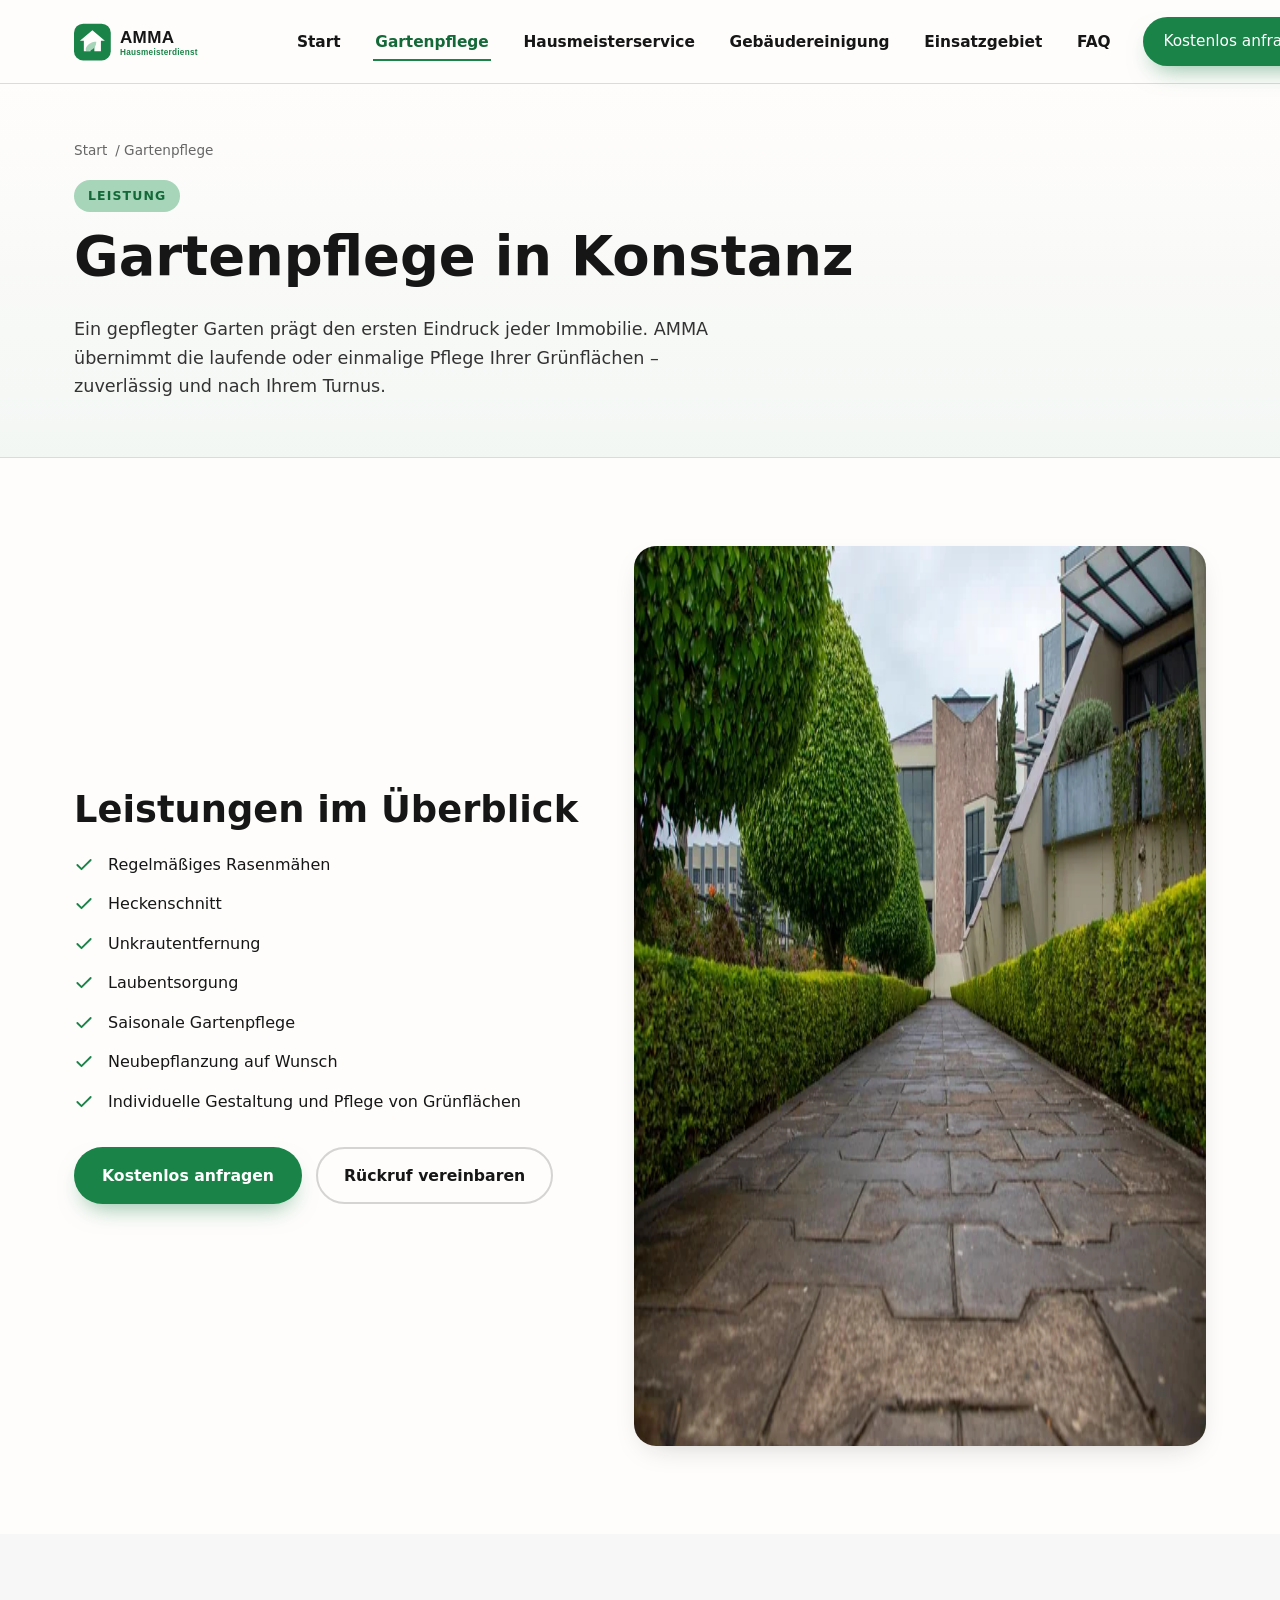
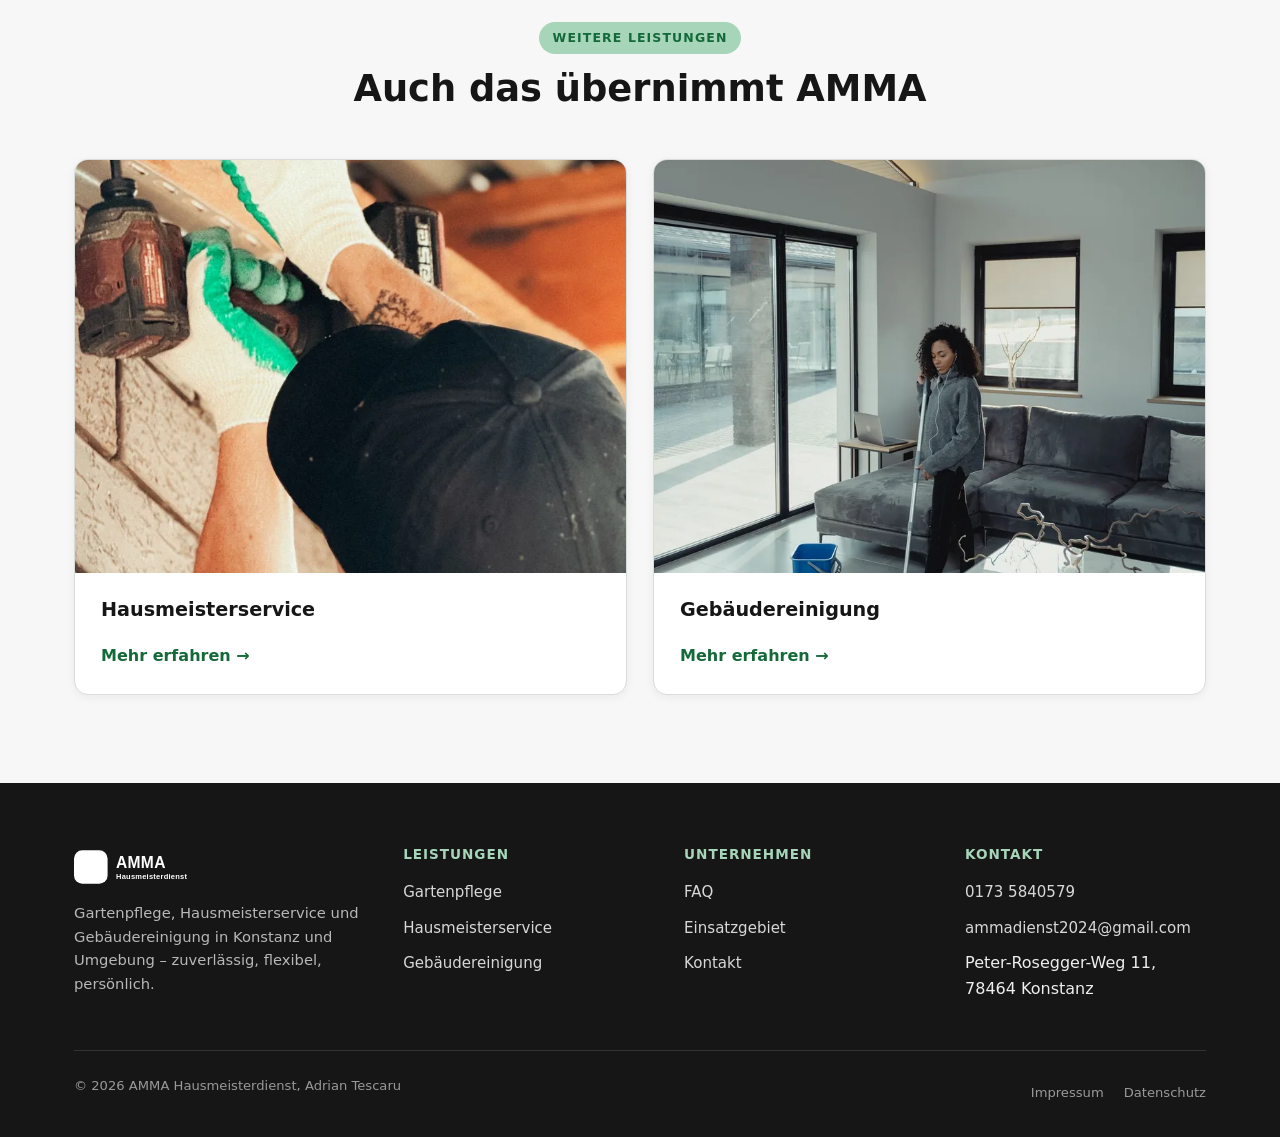
<file: gartenpflege.html>
<!DOCTYPE html>
<html lang="de" class="no-js">
<head>
<meta charset="UTF-8">
<meta name="viewport" content="width=device-width, initial-scale=1">
<title>Gartenpflege in Konstanz | AMMA Hausmeisterdienst</title>
<meta name="description" content="Regelmäßige Gartenpflege in Konstanz: Rasenmähen, Heckenschnitt, Unkrautentfernung, Laubentsorgung und Neubepflanzung – individuell abgestimmt auf Ihr Grundstück.">
<link rel="canonical" href="https://amma-hausmeisterdienst.aurora-innovations.de/gartenpflege.html">
<meta property="og:type" content="website">
<meta property="og:title" content="Gartenpflege in Konstanz | AMMA Hausmeisterdienst">
<meta property="og:description" content="Rasenmähen, Heckenschnitt, Unkrautentfernung und mehr – Gartenpflege aus einer Hand in Konstanz und Umgebung.">
<meta property="og:url" content="https://amma-hausmeisterdienst.aurora-innovations.de/gartenpflege.html">
<meta property="og:image" content="https://amma-hausmeisterdienst.aurora-innovations.de/assets/img/gartenpflege-1200.webp">
<link rel="icon" href="/favicon.ico" sizes="any">
<link rel="apple-touch-icon" href="/assets/img/icon-180.png">
<link rel="manifest" href="/site.webmanifest">
<link rel="stylesheet" href="/css/styles.css">
</head>
<body>
<a class="skip-link" href="#main">Zum Inhalt springen</a>

<header class="site-header">
  <div class="container">
    <a class="brand" href="/" aria-label="AMMA Hausmeisterdienst – Startseite">
      <img src="/assets/img/logo-amma.svg" alt="AMMA Hausmeisterdienst" width="220" height="47">
    </a>
    <nav class="nav-primary" id="primary-navigation" aria-label="Hauptnavigation">
      <ul>
        <li><a href="/">Start</a></li>
        <li><a href="/gartenpflege.html" aria-current="page">Gartenpflege</a></li>
        <li><a href="/hausmeisterservice.html">Hausmeisterservice</a></li>
        <li><a href="/gebaeudereinigung.html">Gebäudereinigung</a></li>
        <li><a href="/#einsatzgebiet">Einsatzgebiet</a></li>
        <li><a href="/#faq">FAQ</a></li>
        <li class="nav-mobile-only"><a href="tel:+491735840579">📞 0173 5840579</a></li>
        <li><a class="btn btn-primary btn-sm" href="/#kontakt">Kostenlos anfragen</a></li>
      </ul>
    </nav>
    <div class="header-actions">
      <a class="header-phone" href="tel:+491735840579">
        <svg width="20" height="20" viewBox="0 0 24 24" fill="none" stroke="currentColor" stroke-width="2" stroke-linecap="round" stroke-linejoin="round" aria-hidden="true"><path d="M22 16.92v3a2 2 0 0 1-2.18 2 19.79 19.79 0 0 1-8.63-3.07 19.5 19.5 0 0 1-6-6 19.79 19.79 0 0 1-3.07-8.67A2 2 0 0 1 4.11 2h3a2 2 0 0 1 2 1.72c.127.96.362 1.903.7 2.81a2 2 0 0 1-.45 2.11L8.09 9.91a16 16 0 0 0 6 6l1.27-1.27a2 2 0 0 1 2.11-.45c.907.338 1.85.573 2.81.7A2 2 0 0 1 22 16.92z"/></svg>
        <span class="header-phone-text">0173 5840579</span>
      </a>
      <button class="nav-toggle" type="button" data-nav-toggle aria-expanded="false" aria-controls="primary-navigation" aria-label="Menü öffnen">
        <svg width="26" height="26" viewBox="0 0 24 24" fill="none" stroke="currentColor" stroke-width="2" stroke-linecap="round" aria-hidden="true"><line x1="3" y1="6" x2="21" y2="6"/><line x1="3" y1="12" x2="21" y2="12"/><line x1="3" y1="18" x2="21" y2="18"/></svg>
      </button>
    </div>
  </div>
</header>

<main id="main">
  <div class="page-header">
    <div class="container">
      <p class="breadcrumbs"><a href="/">Start</a> / Gartenpflege</p>
      <p class="eyebrow">Leistung</p>
      <h1>Gartenpflege in Konstanz</h1>
      <p class="lede" style="max-width:60ch;font-size:1.1rem;color:#333;">Ein gepflegter Garten prägt den ersten Eindruck jeder Immobilie. AMMA übernimmt die laufende oder einmalige Pflege Ihrer Grünflächen – zuverlässig und nach Ihrem Turnus.</p>
    </div>
  </div>

  <section class="section">
    <div class="container">
      <div class="area-layout">
        <div class="reveal">
          <h2>Leistungen im Überblick</h2>
          <ul style="display:flex;flex-direction:column;gap:14px;margin-top:20px;">
            <li class="contact-info-item"><svg width="20" height="20" viewBox="0 0 24 24" fill="none" stroke="currentColor" stroke-width="2.2" stroke-linecap="round" stroke-linejoin="round" aria-hidden="true"><path d="M20 6 9 17l-5-5"/></svg><span>Regelmäßiges Rasenmähen</span></li>
            <li class="contact-info-item"><svg width="20" height="20" viewBox="0 0 24 24" fill="none" stroke="currentColor" stroke-width="2.2" stroke-linecap="round" stroke-linejoin="round" aria-hidden="true"><path d="M20 6 9 17l-5-5"/></svg><span>Heckenschnitt</span></li>
            <li class="contact-info-item"><svg width="20" height="20" viewBox="0 0 24 24" fill="none" stroke="currentColor" stroke-width="2.2" stroke-linecap="round" stroke-linejoin="round" aria-hidden="true"><path d="M20 6 9 17l-5-5"/></svg><span>Unkrautentfernung</span></li>
            <li class="contact-info-item"><svg width="20" height="20" viewBox="0 0 24 24" fill="none" stroke="currentColor" stroke-width="2.2" stroke-linecap="round" stroke-linejoin="round" aria-hidden="true"><path d="M20 6 9 17l-5-5"/></svg><span>Laubentsorgung</span></li>
            <li class="contact-info-item"><svg width="20" height="20" viewBox="0 0 24 24" fill="none" stroke="currentColor" stroke-width="2.2" stroke-linecap="round" stroke-linejoin="round" aria-hidden="true"><path d="M20 6 9 17l-5-5"/></svg><span>Saisonale Gartenpflege</span></li>
            <li class="contact-info-item"><svg width="20" height="20" viewBox="0 0 24 24" fill="none" stroke="currentColor" stroke-width="2.2" stroke-linecap="round" stroke-linejoin="round" aria-hidden="true"><path d="M20 6 9 17l-5-5"/></svg><span>Neubepflanzung auf Wunsch</span></li>
            <li class="contact-info-item"><svg width="20" height="20" viewBox="0 0 24 24" fill="none" stroke="currentColor" stroke-width="2.2" stroke-linecap="round" stroke-linejoin="round" aria-hidden="true"><path d="M20 6 9 17l-5-5"/></svg><span>Individuelle Gestaltung und Pflege von Grünflächen</span></li>
          </ul>
          <div class="hero-cta-row" style="margin-top:32px;">
            <a class="btn btn-primary" href="/#kontakt">Kostenlos anfragen</a>
            <a class="btn btn-ghost" href="tel:+491735840579">Rückruf vereinbaren</a>
          </div>
        </div>
        <div class="reveal">
          <picture>
            <source type="image/webp" srcset="/assets/img/gartenpflege-480.webp 480w, /assets/img/gartenpflege-800.webp 800w, /assets/img/gartenpflege-1200.webp 1200w" sizes="(min-width: 900px) 520px, 92vw">
            <img src="/assets/img/gartenpflege-fallback.jpg" alt="Gepflegter Gartenweg mit sauber geschnittener Hecke vor einem modernen Gebäude" loading="lazy" width="1200" height="900" style="border-radius:var(--radius-l);box-shadow:var(--shadow-card);">
          </picture>
        </div>
      </div>
    </div>
  </section>

  <section class="section section--surface" aria-labelledby="andere-leistungen-h">
    <div class="container">
      <div class="section-head reveal">
        <p class="eyebrow">Weitere Leistungen</p>
        <h2 id="andere-leistungen-h">Auch das übernimmt AMMA</h2>
      </div>
      <div class="services-grid">
        <article class="service-card reveal">
          <div class="service-card__media">
            <picture>
              <source type="image/webp" srcset="/assets/img/hausmeisterservice-480.webp 480w, /assets/img/hausmeisterservice-800.webp 800w">
              <img src="/assets/img/hausmeisterservice-fallback.jpg" alt="Techniker bei der Wartung an einem Wohngebäude" loading="lazy" width="800" height="1200">
            </picture>
          </div>
          <div class="service-card__body">
            <h3>Hausmeisterservice</h3>
            <a class="service-card__link" href="/hausmeisterservice.html">Mehr erfahren →</a>
          </div>
        </article>
        <article class="service-card reveal">
          <div class="service-card__media">
            <picture>
              <source type="image/webp" srcset="/assets/img/gebaeudereinigung-480.webp 480w, /assets/img/gebaeudereinigung-800.webp 800w">
              <img src="/assets/img/gebaeudereinigung-fallback.jpg" alt="Professionelle Bodenreinigung in einem hellen Innenraum" loading="lazy" width="800" height="1200">
            </picture>
          </div>
          <div class="service-card__body">
            <h3>Gebäudereinigung</h3>
            <a class="service-card__link" href="/gebaeudereinigung.html">Mehr erfahren →</a>
          </div>
        </article>
      </div>
    </div>
  </section>
</main>

<div class="sticky-cta">
  <a class="btn btn-ghost" href="tel:+491735840579">Anrufen</a>
  <a class="btn btn-primary" href="/#kontakt">Anfragen</a>
</div>

<footer class="site-footer">
  <div class="container">
    <div class="footer-grid">
      <div class="footer-brand">
        <img src="/assets/img/logo-amma.svg" alt="AMMA Hausmeisterdienst" width="180" height="38">
        <p>Gartenpflege, Hausmeisterservice und Gebäudereinigung in Konstanz und Umgebung – zuverlässig, flexibel, persönlich.</p>
      </div>
      <div class="footer-col">
        <h3>Leistungen</h3>
        <ul>
          <li><a href="/gartenpflege.html">Gartenpflege</a></li>
          <li><a href="/hausmeisterservice.html">Hausmeisterservice</a></li>
          <li><a href="/gebaeudereinigung.html">Gebäudereinigung</a></li>
        </ul>
      </div>
      <div class="footer-col">
        <h3>Unternehmen</h3>
        <ul>
          <li><a href="/#faq">FAQ</a></li>
          <li><a href="/#einsatzgebiet">Einsatzgebiet</a></li>
          <li><a href="/#kontakt">Kontakt</a></li>
        </ul>
      </div>
      <div class="footer-col">
        <h3>Kontakt</h3>
        <ul>
          <li><a href="tel:+491735840579">0173 5840579</a></li>
          <li><a href="mailto:ammadienst2024@gmail.com">ammadienst2024@gmail.com</a></li>
          <li>Peter-Rosegger-Weg 11, 78464 Konstanz</li>
        </ul>
      </div>
    </div>
    <div class="footer-bottom">
      <p>© <span id="current-year">2026</span> AMMA Hausmeisterdienst, Adrian Tescaru</p>
      <ul>
        <li><a href="/impressum.html">Impressum</a></li>
        <li><a href="/datenschutz.html">Datenschutz</a></li>
      </ul>
    </div>
  </div>
</footer>

<script src="/js/main.js" defer></script>
</body>
</html>
</file>
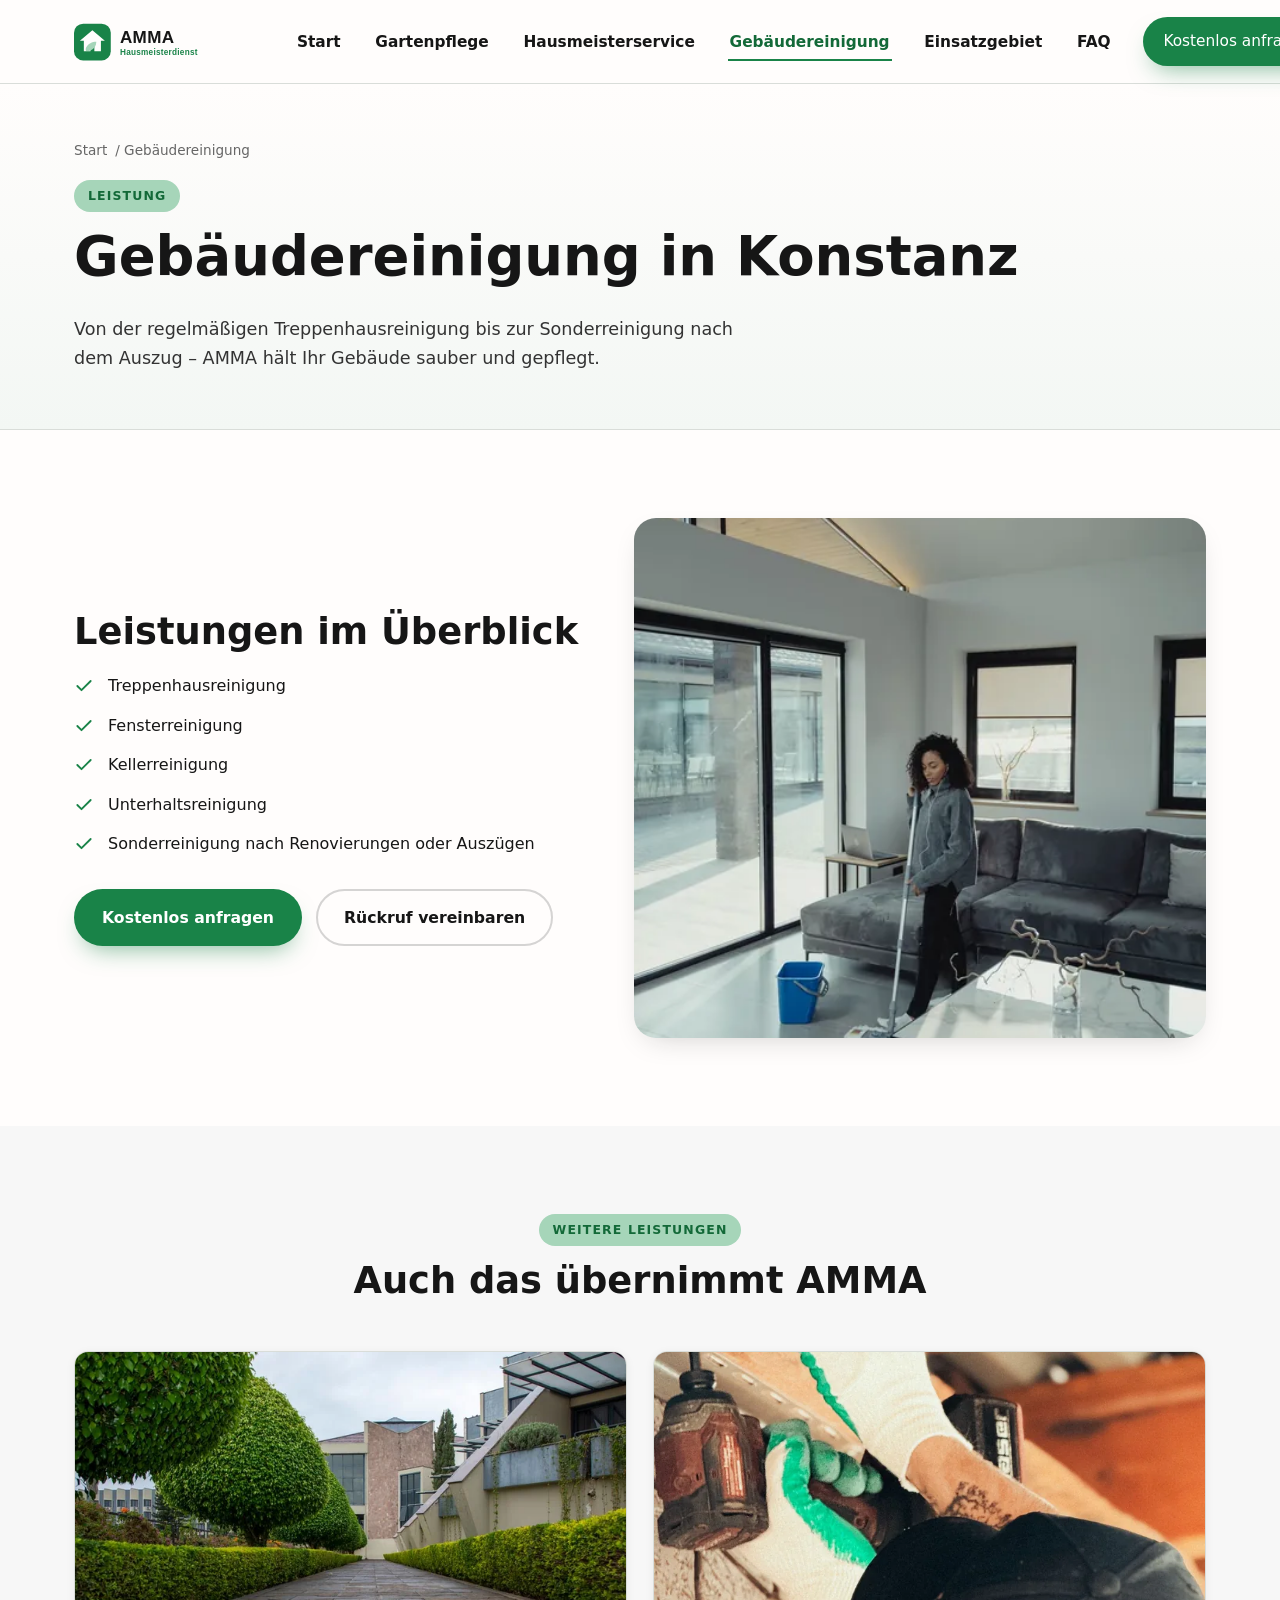
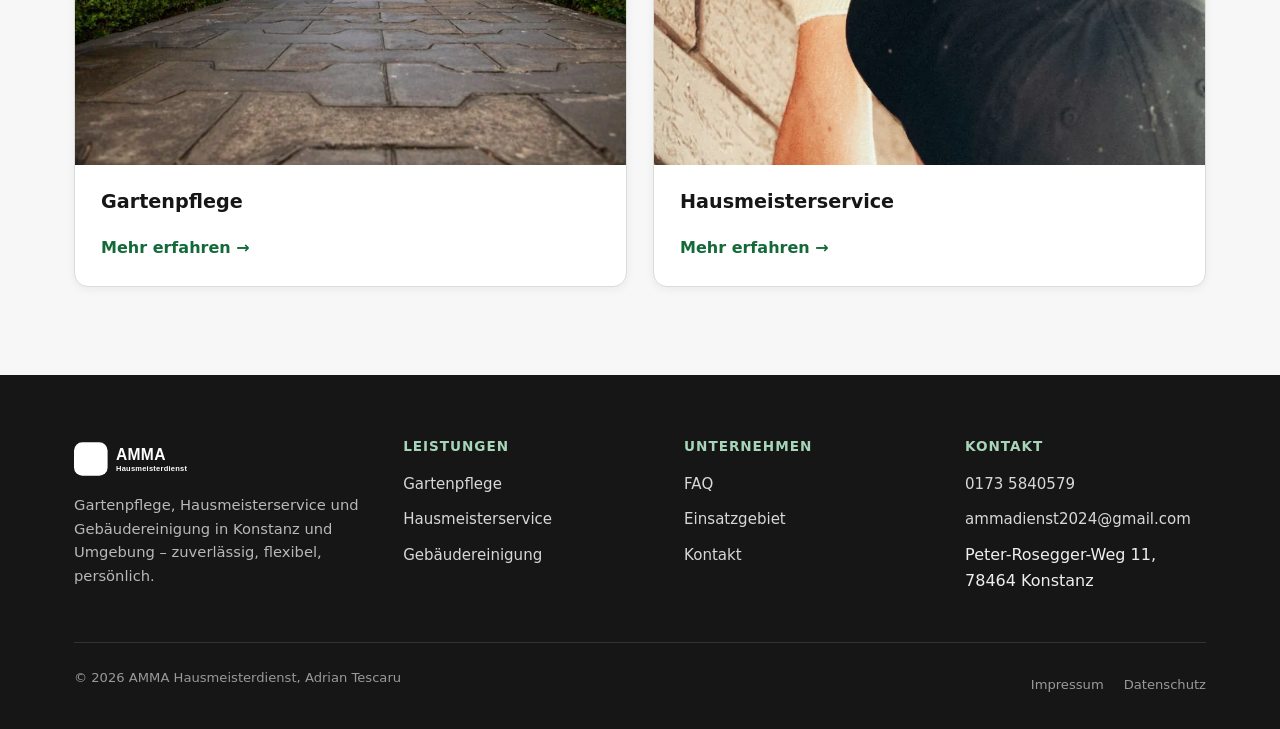
<file: gebaeudereinigung.html>
<!DOCTYPE html>
<html lang="de" class="no-js">
<head>
<meta charset="UTF-8">
<meta name="viewport" content="width=device-width, initial-scale=1">
<title>Gebäudereinigung in Konstanz | AMMA Hausmeisterdienst</title>
<meta name="description" content="Gebäudereinigung in Konstanz: Treppenhaus-, Fenster-, Keller- und Unterhaltsreinigung sowie Sonderreinigung nach Renovierung oder Auszug.">
<link rel="canonical" href="https://amma-hausmeisterdienst.aurora-innovations.de/gebaeudereinigung.html">
<meta property="og:type" content="website">
<meta property="og:title" content="Gebäudereinigung in Konstanz | AMMA Hausmeisterdienst">
<meta property="og:description" content="Treppenhaus-, Fenster- und Unterhaltsreinigung sowie Sonderreinigungen – Gebäudereinigung in Konstanz und Umgebung.">
<meta property="og:url" content="https://amma-hausmeisterdienst.aurora-innovations.de/gebaeudereinigung.html">
<meta property="og:image" content="https://amma-hausmeisterdienst.aurora-innovations.de/assets/img/gebaeudereinigung-1200.webp">
<link rel="icon" href="/favicon.ico" sizes="any">
<link rel="apple-touch-icon" href="/assets/img/icon-180.png">
<link rel="manifest" href="/site.webmanifest">
<link rel="stylesheet" href="/css/styles.css">
</head>
<body>
<a class="skip-link" href="#main">Zum Inhalt springen</a>

<header class="site-header">
  <div class="container">
    <a class="brand" href="/" aria-label="AMMA Hausmeisterdienst – Startseite">
      <img src="/assets/img/logo-amma.svg" alt="AMMA Hausmeisterdienst" width="220" height="47">
    </a>
    <nav class="nav-primary" id="primary-navigation" aria-label="Hauptnavigation">
      <ul>
        <li><a href="/">Start</a></li>
        <li><a href="/gartenpflege.html">Gartenpflege</a></li>
        <li><a href="/hausmeisterservice.html">Hausmeisterservice</a></li>
        <li><a href="/gebaeudereinigung.html" aria-current="page">Gebäudereinigung</a></li>
        <li><a href="/#einsatzgebiet">Einsatzgebiet</a></li>
        <li><a href="/#faq">FAQ</a></li>
        <li class="nav-mobile-only"><a href="tel:+491735840579">📞 0173 5840579</a></li>
        <li><a class="btn btn-primary btn-sm" href="/#kontakt">Kostenlos anfragen</a></li>
      </ul>
    </nav>
    <div class="header-actions">
      <a class="header-phone" href="tel:+491735840579">
        <svg width="20" height="20" viewBox="0 0 24 24" fill="none" stroke="currentColor" stroke-width="2" stroke-linecap="round" stroke-linejoin="round" aria-hidden="true"><path d="M22 16.92v3a2 2 0 0 1-2.18 2 19.79 19.79 0 0 1-8.63-3.07 19.5 19.5 0 0 1-6-6 19.79 19.79 0 0 1-3.07-8.67A2 2 0 0 1 4.11 2h3a2 2 0 0 1 2 1.72c.127.96.362 1.903.7 2.81a2 2 0 0 1-.45 2.11L8.09 9.91a16 16 0 0 0 6 6l1.27-1.27a2 2 0 0 1 2.11-.45c.907.338 1.85.573 2.81.7A2 2 0 0 1 22 16.92z"/></svg>
        <span class="header-phone-text">0173 5840579</span>
      </a>
      <button class="nav-toggle" type="button" data-nav-toggle aria-expanded="false" aria-controls="primary-navigation" aria-label="Menü öffnen">
        <svg width="26" height="26" viewBox="0 0 24 24" fill="none" stroke="currentColor" stroke-width="2" stroke-linecap="round" aria-hidden="true"><line x1="3" y1="6" x2="21" y2="6"/><line x1="3" y1="12" x2="21" y2="12"/><line x1="3" y1="18" x2="21" y2="18"/></svg>
      </button>
    </div>
  </div>
</header>

<main id="main">
  <div class="page-header">
    <div class="container">
      <p class="breadcrumbs"><a href="/">Start</a> / Gebäudereinigung</p>
      <p class="eyebrow">Leistung</p>
      <h1>Gebäudereinigung in Konstanz</h1>
      <p class="lede" style="max-width:60ch;font-size:1.1rem;color:#333;">Von der regelmäßigen Treppenhausreinigung bis zur Sonderreinigung nach dem Auszug – AMMA hält Ihr Gebäude sauber und gepflegt.</p>
    </div>
  </div>

  <section class="section">
    <div class="container">
      <div class="area-layout">
        <div class="reveal">
          <h2>Leistungen im Überblick</h2>
          <ul style="display:flex;flex-direction:column;gap:14px;margin-top:20px;">
            <li class="contact-info-item"><svg width="20" height="20" viewBox="0 0 24 24" fill="none" stroke="currentColor" stroke-width="2.2" stroke-linecap="round" stroke-linejoin="round" aria-hidden="true"><path d="M20 6 9 17l-5-5"/></svg><span>Treppenhausreinigung</span></li>
            <li class="contact-info-item"><svg width="20" height="20" viewBox="0 0 24 24" fill="none" stroke="currentColor" stroke-width="2.2" stroke-linecap="round" stroke-linejoin="round" aria-hidden="true"><path d="M20 6 9 17l-5-5"/></svg><span>Fensterreinigung</span></li>
            <li class="contact-info-item"><svg width="20" height="20" viewBox="0 0 24 24" fill="none" stroke="currentColor" stroke-width="2.2" stroke-linecap="round" stroke-linejoin="round" aria-hidden="true"><path d="M20 6 9 17l-5-5"/></svg><span>Kellerreinigung</span></li>
            <li class="contact-info-item"><svg width="20" height="20" viewBox="0 0 24 24" fill="none" stroke="currentColor" stroke-width="2.2" stroke-linecap="round" stroke-linejoin="round" aria-hidden="true"><path d="M20 6 9 17l-5-5"/></svg><span>Unterhaltsreinigung</span></li>
            <li class="contact-info-item"><svg width="20" height="20" viewBox="0 0 24 24" fill="none" stroke="currentColor" stroke-width="2.2" stroke-linecap="round" stroke-linejoin="round" aria-hidden="true"><path d="M20 6 9 17l-5-5"/></svg><span>Sonderreinigung nach Renovierungen oder Auszügen</span></li>
          </ul>
          <div class="hero-cta-row" style="margin-top:32px;">
            <a class="btn btn-primary" href="/#kontakt">Kostenlos anfragen</a>
            <a class="btn btn-ghost" href="tel:+491735840579">Rückruf vereinbaren</a>
          </div>
        </div>
        <div class="reveal">
          <picture>
            <source type="image/webp" srcset="/assets/img/gebaeudereinigung-480.webp 480w, /assets/img/gebaeudereinigung-800.webp 800w, /assets/img/gebaeudereinigung-1200.webp 1200w" sizes="(min-width: 900px) 420px, 92vw">
            <img src="/assets/img/gebaeudereinigung-fallback.jpg" alt="Professionelle Bodenreinigung in einem hellen, modernen Innenraum" loading="lazy" width="1200" height="1800" style="border-radius:var(--radius-l);box-shadow:var(--shadow-card);max-height:520px;object-fit:cover;width:100%;">
          </picture>
        </div>
      </div>
    </div>
  </section>

  <section class="section section--surface" aria-labelledby="andere-leistungen-h">
    <div class="container">
      <div class="section-head reveal">
        <p class="eyebrow">Weitere Leistungen</p>
        <h2 id="andere-leistungen-h">Auch das übernimmt AMMA</h2>
      </div>
      <div class="services-grid">
        <article class="service-card reveal">
          <div class="service-card__media">
            <picture>
              <source type="image/webp" srcset="/assets/img/gartenpflege-480.webp 480w, /assets/img/gartenpflege-800.webp 800w">
              <img src="/assets/img/gartenpflege-fallback.jpg" alt="Gepflegter Gartenweg mit sauber geschnittener Hecke" loading="lazy" width="800" height="600">
            </picture>
          </div>
          <div class="service-card__body">
            <h3>Gartenpflege</h3>
            <a class="service-card__link" href="/gartenpflege.html">Mehr erfahren →</a>
          </div>
        </article>
        <article class="service-card reveal">
          <div class="service-card__media">
            <picture>
              <source type="image/webp" srcset="/assets/img/hausmeisterservice-480.webp 480w, /assets/img/hausmeisterservice-800.webp 800w">
              <img src="/assets/img/hausmeisterservice-fallback.jpg" alt="Techniker bei der Wartung an einem Wohngebäude" loading="lazy" width="800" height="1200">
            </picture>
          </div>
          <div class="service-card__body">
            <h3>Hausmeisterservice</h3>
            <a class="service-card__link" href="/hausmeisterservice.html">Mehr erfahren →</a>
          </div>
        </article>
      </div>
    </div>
  </section>
</main>

<div class="sticky-cta">
  <a class="btn btn-ghost" href="tel:+491735840579">Anrufen</a>
  <a class="btn btn-primary" href="/#kontakt">Anfragen</a>
</div>

<footer class="site-footer">
  <div class="container">
    <div class="footer-grid">
      <div class="footer-brand">
        <img src="/assets/img/logo-amma.svg" alt="AMMA Hausmeisterdienst" width="180" height="38">
        <p>Gartenpflege, Hausmeisterservice und Gebäudereinigung in Konstanz und Umgebung – zuverlässig, flexibel, persönlich.</p>
      </div>
      <div class="footer-col">
        <h3>Leistungen</h3>
        <ul>
          <li><a href="/gartenpflege.html">Gartenpflege</a></li>
          <li><a href="/hausmeisterservice.html">Hausmeisterservice</a></li>
          <li><a href="/gebaeudereinigung.html">Gebäudereinigung</a></li>
        </ul>
      </div>
      <div class="footer-col">
        <h3>Unternehmen</h3>
        <ul>
          <li><a href="/#faq">FAQ</a></li>
          <li><a href="/#einsatzgebiet">Einsatzgebiet</a></li>
          <li><a href="/#kontakt">Kontakt</a></li>
        </ul>
      </div>
      <div class="footer-col">
        <h3>Kontakt</h3>
        <ul>
          <li><a href="tel:+491735840579">0173 5840579</a></li>
          <li><a href="mailto:ammadienst2024@gmail.com">ammadienst2024@gmail.com</a></li>
          <li>Peter-Rosegger-Weg 11, 78464 Konstanz</li>
        </ul>
      </div>
    </div>
    <div class="footer-bottom">
      <p>© <span id="current-year">2026</span> AMMA Hausmeisterdienst, Adrian Tescaru</p>
      <ul>
        <li><a href="/impressum.html">Impressum</a></li>
        <li><a href="/datenschutz.html">Datenschutz</a></li>
      </ul>
    </div>
  </div>
</footer>

<script src="/js/main.js" defer></script>
</body>
</html>
</file>
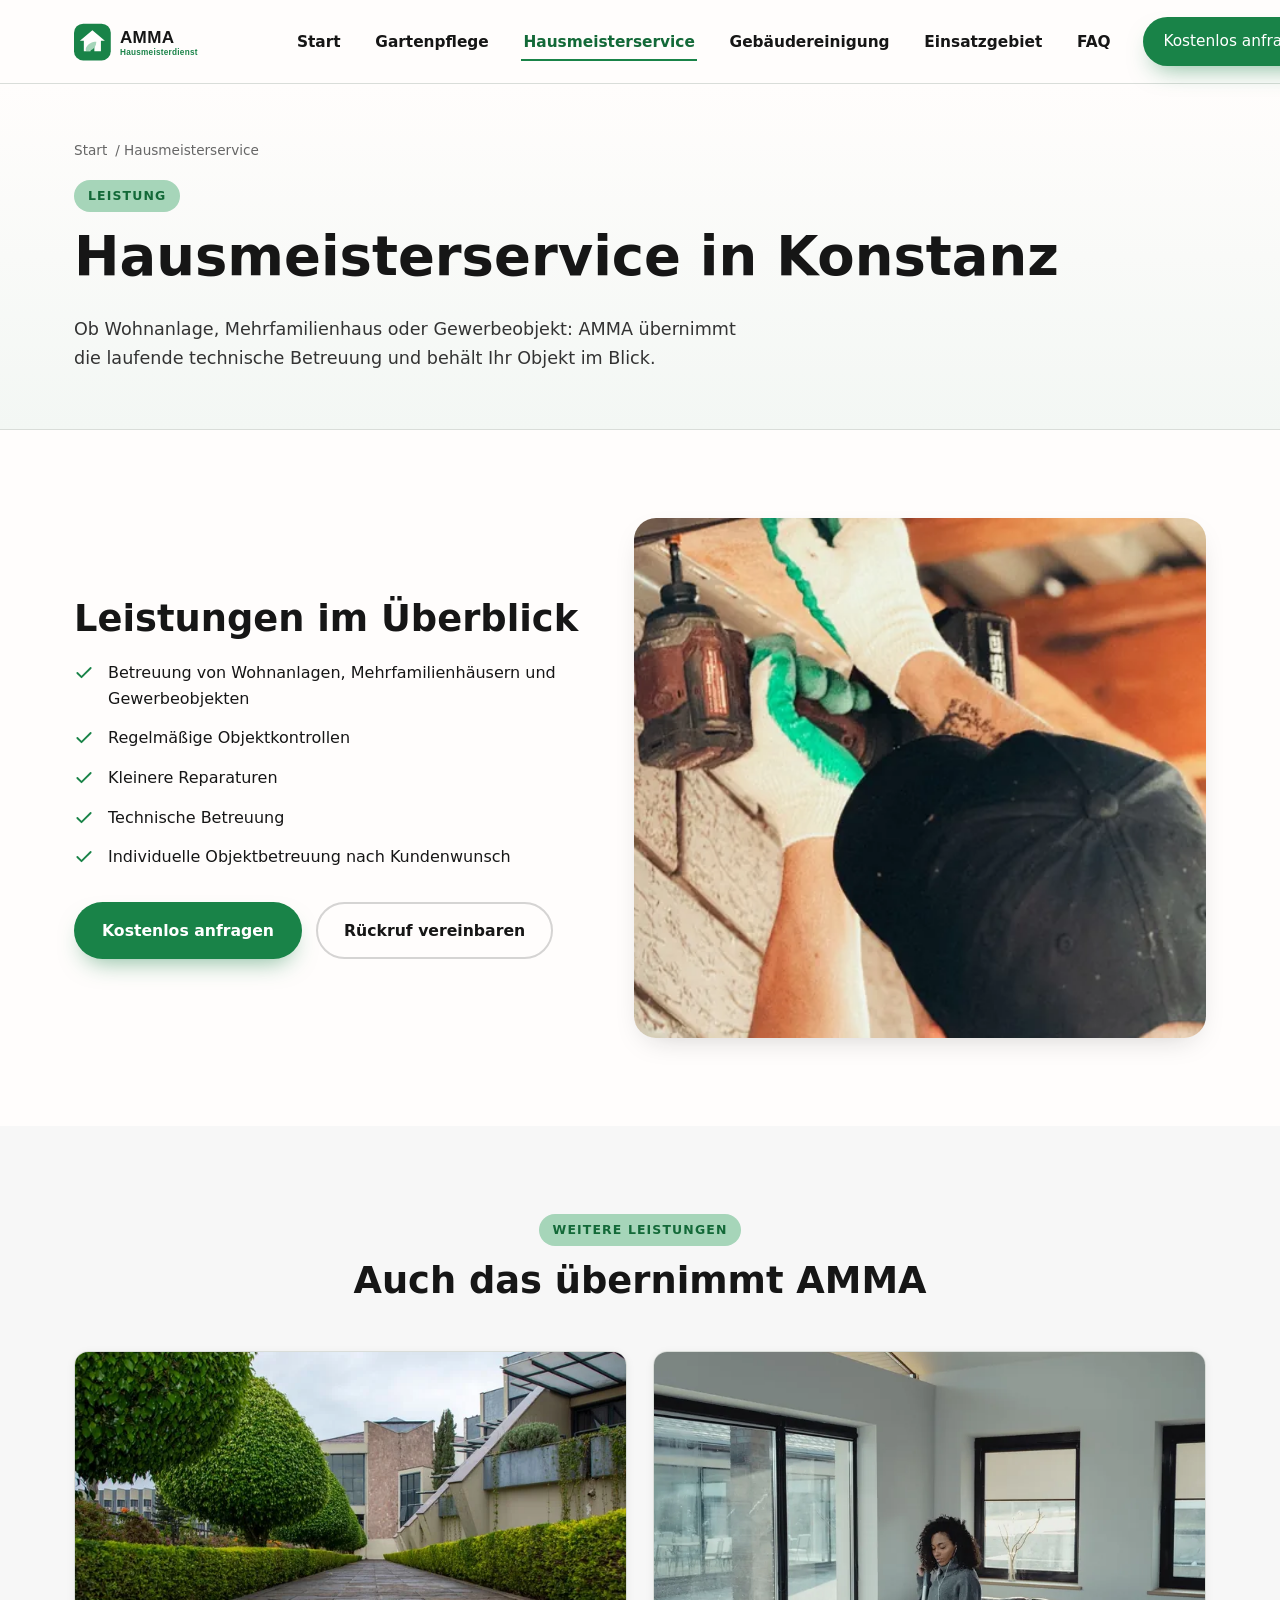
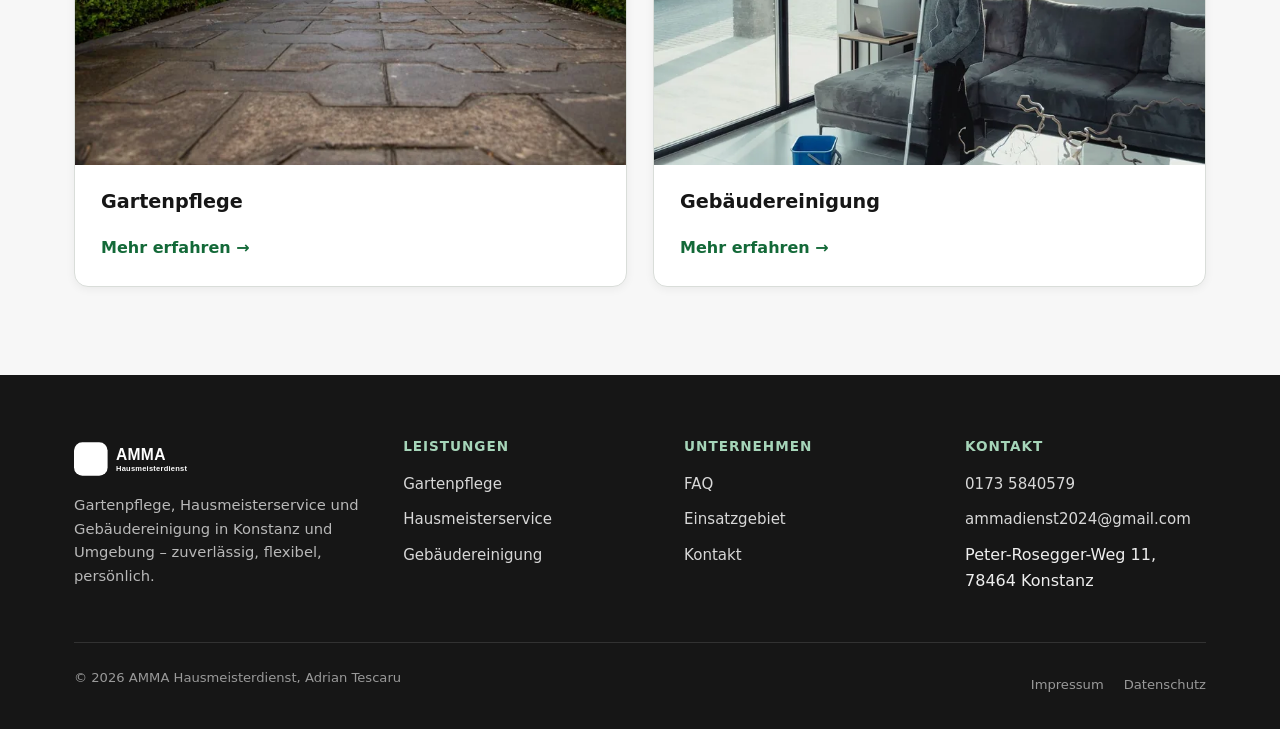
<file: hausmeisterservice.html>
<!DOCTYPE html>
<html lang="de" class="no-js">
<head>
<meta charset="UTF-8">
<meta name="viewport" content="width=device-width, initial-scale=1">
<title>Hausmeisterservice in Konstanz | AMMA Hausmeisterdienst</title>
<meta name="description" content="Hausmeisterservice in Konstanz: Objektkontrollen, kleinere Reparaturen und technische Betreuung für Wohnanlagen, Mehrfamilienhäuser und Gewerbeobjekte.">
<link rel="canonical" href="https://amma-hausmeisterdienst.aurora-innovations.de/hausmeisterservice.html">
<meta property="og:type" content="website">
<meta property="og:title" content="Hausmeisterservice in Konstanz | AMMA Hausmeisterdienst">
<meta property="og:description" content="Objektkontrollen, kleinere Reparaturen und technische Betreuung – Hausmeisterservice aus einer Hand in Konstanz.">
<meta property="og:url" content="https://amma-hausmeisterdienst.aurora-innovations.de/hausmeisterservice.html">
<meta property="og:image" content="https://amma-hausmeisterdienst.aurora-innovations.de/assets/img/hausmeisterservice-1200.webp">
<link rel="icon" href="/favicon.ico" sizes="any">
<link rel="apple-touch-icon" href="/assets/img/icon-180.png">
<link rel="manifest" href="/site.webmanifest">
<link rel="stylesheet" href="/css/styles.css">
</head>
<body>
<a class="skip-link" href="#main">Zum Inhalt springen</a>

<header class="site-header">
  <div class="container">
    <a class="brand" href="/" aria-label="AMMA Hausmeisterdienst – Startseite">
      <img src="/assets/img/logo-amma.svg" alt="AMMA Hausmeisterdienst" width="220" height="47">
    </a>
    <nav class="nav-primary" id="primary-navigation" aria-label="Hauptnavigation">
      <ul>
        <li><a href="/">Start</a></li>
        <li><a href="/gartenpflege.html">Gartenpflege</a></li>
        <li><a href="/hausmeisterservice.html" aria-current="page">Hausmeisterservice</a></li>
        <li><a href="/gebaeudereinigung.html">Gebäudereinigung</a></li>
        <li><a href="/#einsatzgebiet">Einsatzgebiet</a></li>
        <li><a href="/#faq">FAQ</a></li>
        <li class="nav-mobile-only"><a href="tel:+491735840579">📞 0173 5840579</a></li>
        <li><a class="btn btn-primary btn-sm" href="/#kontakt">Kostenlos anfragen</a></li>
      </ul>
    </nav>
    <div class="header-actions">
      <a class="header-phone" href="tel:+491735840579">
        <svg width="20" height="20" viewBox="0 0 24 24" fill="none" stroke="currentColor" stroke-width="2" stroke-linecap="round" stroke-linejoin="round" aria-hidden="true"><path d="M22 16.92v3a2 2 0 0 1-2.18 2 19.79 19.79 0 0 1-8.63-3.07 19.5 19.5 0 0 1-6-6 19.79 19.79 0 0 1-3.07-8.67A2 2 0 0 1 4.11 2h3a2 2 0 0 1 2 1.72c.127.96.362 1.903.7 2.81a2 2 0 0 1-.45 2.11L8.09 9.91a16 16 0 0 0 6 6l1.27-1.27a2 2 0 0 1 2.11-.45c.907.338 1.85.573 2.81.7A2 2 0 0 1 22 16.92z"/></svg>
        <span class="header-phone-text">0173 5840579</span>
      </a>
      <button class="nav-toggle" type="button" data-nav-toggle aria-expanded="false" aria-controls="primary-navigation" aria-label="Menü öffnen">
        <svg width="26" height="26" viewBox="0 0 24 24" fill="none" stroke="currentColor" stroke-width="2" stroke-linecap="round" aria-hidden="true"><line x1="3" y1="6" x2="21" y2="6"/><line x1="3" y1="12" x2="21" y2="12"/><line x1="3" y1="18" x2="21" y2="18"/></svg>
      </button>
    </div>
  </div>
</header>

<main id="main">
  <div class="page-header">
    <div class="container">
      <p class="breadcrumbs"><a href="/">Start</a> / Hausmeisterservice</p>
      <p class="eyebrow">Leistung</p>
      <h1>Hausmeisterservice in Konstanz</h1>
      <p class="lede" style="max-width:60ch;font-size:1.1rem;color:#333;">Ob Wohnanlage, Mehrfamilienhaus oder Gewerbeobjekt: AMMA übernimmt die laufende technische Betreuung und behält Ihr Objekt im Blick.</p>
    </div>
  </div>

  <section class="section">
    <div class="container">
      <div class="area-layout">
        <div class="reveal">
          <h2>Leistungen im Überblick</h2>
          <ul style="display:flex;flex-direction:column;gap:14px;margin-top:20px;">
            <li class="contact-info-item"><svg width="20" height="20" viewBox="0 0 24 24" fill="none" stroke="currentColor" stroke-width="2.2" stroke-linecap="round" stroke-linejoin="round" aria-hidden="true"><path d="M20 6 9 17l-5-5"/></svg><span>Betreuung von Wohnanlagen, Mehrfamilienhäusern und Gewerbeobjekten</span></li>
            <li class="contact-info-item"><svg width="20" height="20" viewBox="0 0 24 24" fill="none" stroke="currentColor" stroke-width="2.2" stroke-linecap="round" stroke-linejoin="round" aria-hidden="true"><path d="M20 6 9 17l-5-5"/></svg><span>Regelmäßige Objektkontrollen</span></li>
            <li class="contact-info-item"><svg width="20" height="20" viewBox="0 0 24 24" fill="none" stroke="currentColor" stroke-width="2.2" stroke-linecap="round" stroke-linejoin="round" aria-hidden="true"><path d="M20 6 9 17l-5-5"/></svg><span>Kleinere Reparaturen</span></li>
            <li class="contact-info-item"><svg width="20" height="20" viewBox="0 0 24 24" fill="none" stroke="currentColor" stroke-width="2.2" stroke-linecap="round" stroke-linejoin="round" aria-hidden="true"><path d="M20 6 9 17l-5-5"/></svg><span>Technische Betreuung</span></li>
            <li class="contact-info-item"><svg width="20" height="20" viewBox="0 0 24 24" fill="none" stroke="currentColor" stroke-width="2.2" stroke-linecap="round" stroke-linejoin="round" aria-hidden="true"><path d="M20 6 9 17l-5-5"/></svg><span>Individuelle Objektbetreuung nach Kundenwunsch</span></li>
          </ul>
          <div class="hero-cta-row" style="margin-top:32px;">
            <a class="btn btn-primary" href="/#kontakt">Kostenlos anfragen</a>
            <a class="btn btn-ghost" href="tel:+491735840579">Rückruf vereinbaren</a>
          </div>
        </div>
        <div class="reveal">
          <picture>
            <source type="image/webp" srcset="/assets/img/hausmeisterservice-480.webp 480w, /assets/img/hausmeisterservice-800.webp 800w, /assets/img/hausmeisterservice-1200.webp 1200w" sizes="(min-width: 900px) 420px, 92vw">
            <img src="/assets/img/hausmeisterservice-fallback.jpg" alt="Techniker bei der Wartung einer Außenbeleuchtung an einem Wohngebäude" loading="lazy" width="1200" height="1800" style="border-radius:var(--radius-l);box-shadow:var(--shadow-card);max-height:520px;object-fit:cover;width:100%;">
          </picture>
        </div>
      </div>
    </div>
  </section>

  <section class="section section--surface" aria-labelledby="andere-leistungen-h">
    <div class="container">
      <div class="section-head reveal">
        <p class="eyebrow">Weitere Leistungen</p>
        <h2 id="andere-leistungen-h">Auch das übernimmt AMMA</h2>
      </div>
      <div class="services-grid">
        <article class="service-card reveal">
          <div class="service-card__media">
            <picture>
              <source type="image/webp" srcset="/assets/img/gartenpflege-480.webp 480w, /assets/img/gartenpflege-800.webp 800w">
              <img src="/assets/img/gartenpflege-fallback.jpg" alt="Gepflegter Gartenweg mit sauber geschnittener Hecke" loading="lazy" width="800" height="600">
            </picture>
          </div>
          <div class="service-card__body">
            <h3>Gartenpflege</h3>
            <a class="service-card__link" href="/gartenpflege.html">Mehr erfahren →</a>
          </div>
        </article>
        <article class="service-card reveal">
          <div class="service-card__media">
            <picture>
              <source type="image/webp" srcset="/assets/img/gebaeudereinigung-480.webp 480w, /assets/img/gebaeudereinigung-800.webp 800w">
              <img src="/assets/img/gebaeudereinigung-fallback.jpg" alt="Professionelle Bodenreinigung in einem hellen Innenraum" loading="lazy" width="800" height="1200">
            </picture>
          </div>
          <div class="service-card__body">
            <h3>Gebäudereinigung</h3>
            <a class="service-card__link" href="/gebaeudereinigung.html">Mehr erfahren →</a>
          </div>
        </article>
      </div>
    </div>
  </section>
</main>

<div class="sticky-cta">
  <a class="btn btn-ghost" href="tel:+491735840579">Anrufen</a>
  <a class="btn btn-primary" href="/#kontakt">Anfragen</a>
</div>

<footer class="site-footer">
  <div class="container">
    <div class="footer-grid">
      <div class="footer-brand">
        <img src="/assets/img/logo-amma.svg" alt="AMMA Hausmeisterdienst" width="180" height="38">
        <p>Gartenpflege, Hausmeisterservice und Gebäudereinigung in Konstanz und Umgebung – zuverlässig, flexibel, persönlich.</p>
      </div>
      <div class="footer-col">
        <h3>Leistungen</h3>
        <ul>
          <li><a href="/gartenpflege.html">Gartenpflege</a></li>
          <li><a href="/hausmeisterservice.html">Hausmeisterservice</a></li>
          <li><a href="/gebaeudereinigung.html">Gebäudereinigung</a></li>
        </ul>
      </div>
      <div class="footer-col">
        <h3>Unternehmen</h3>
        <ul>
          <li><a href="/#faq">FAQ</a></li>
          <li><a href="/#einsatzgebiet">Einsatzgebiet</a></li>
          <li><a href="/#kontakt">Kontakt</a></li>
        </ul>
      </div>
      <div class="footer-col">
        <h3>Kontakt</h3>
        <ul>
          <li><a href="tel:+491735840579">0173 5840579</a></li>
          <li><a href="mailto:ammadienst2024@gmail.com">ammadienst2024@gmail.com</a></li>
          <li>Peter-Rosegger-Weg 11, 78464 Konstanz</li>
        </ul>
      </div>
    </div>
    <div class="footer-bottom">
      <p>© <span id="current-year">2026</span> AMMA Hausmeisterdienst, Adrian Tescaru</p>
      <ul>
        <li><a href="/impressum.html">Impressum</a></li>
        <li><a href="/datenschutz.html">Datenschutz</a></li>
      </ul>
    </div>
  </div>
</footer>

<script src="/js/main.js" defer></script>
</body>
</html>
</file>
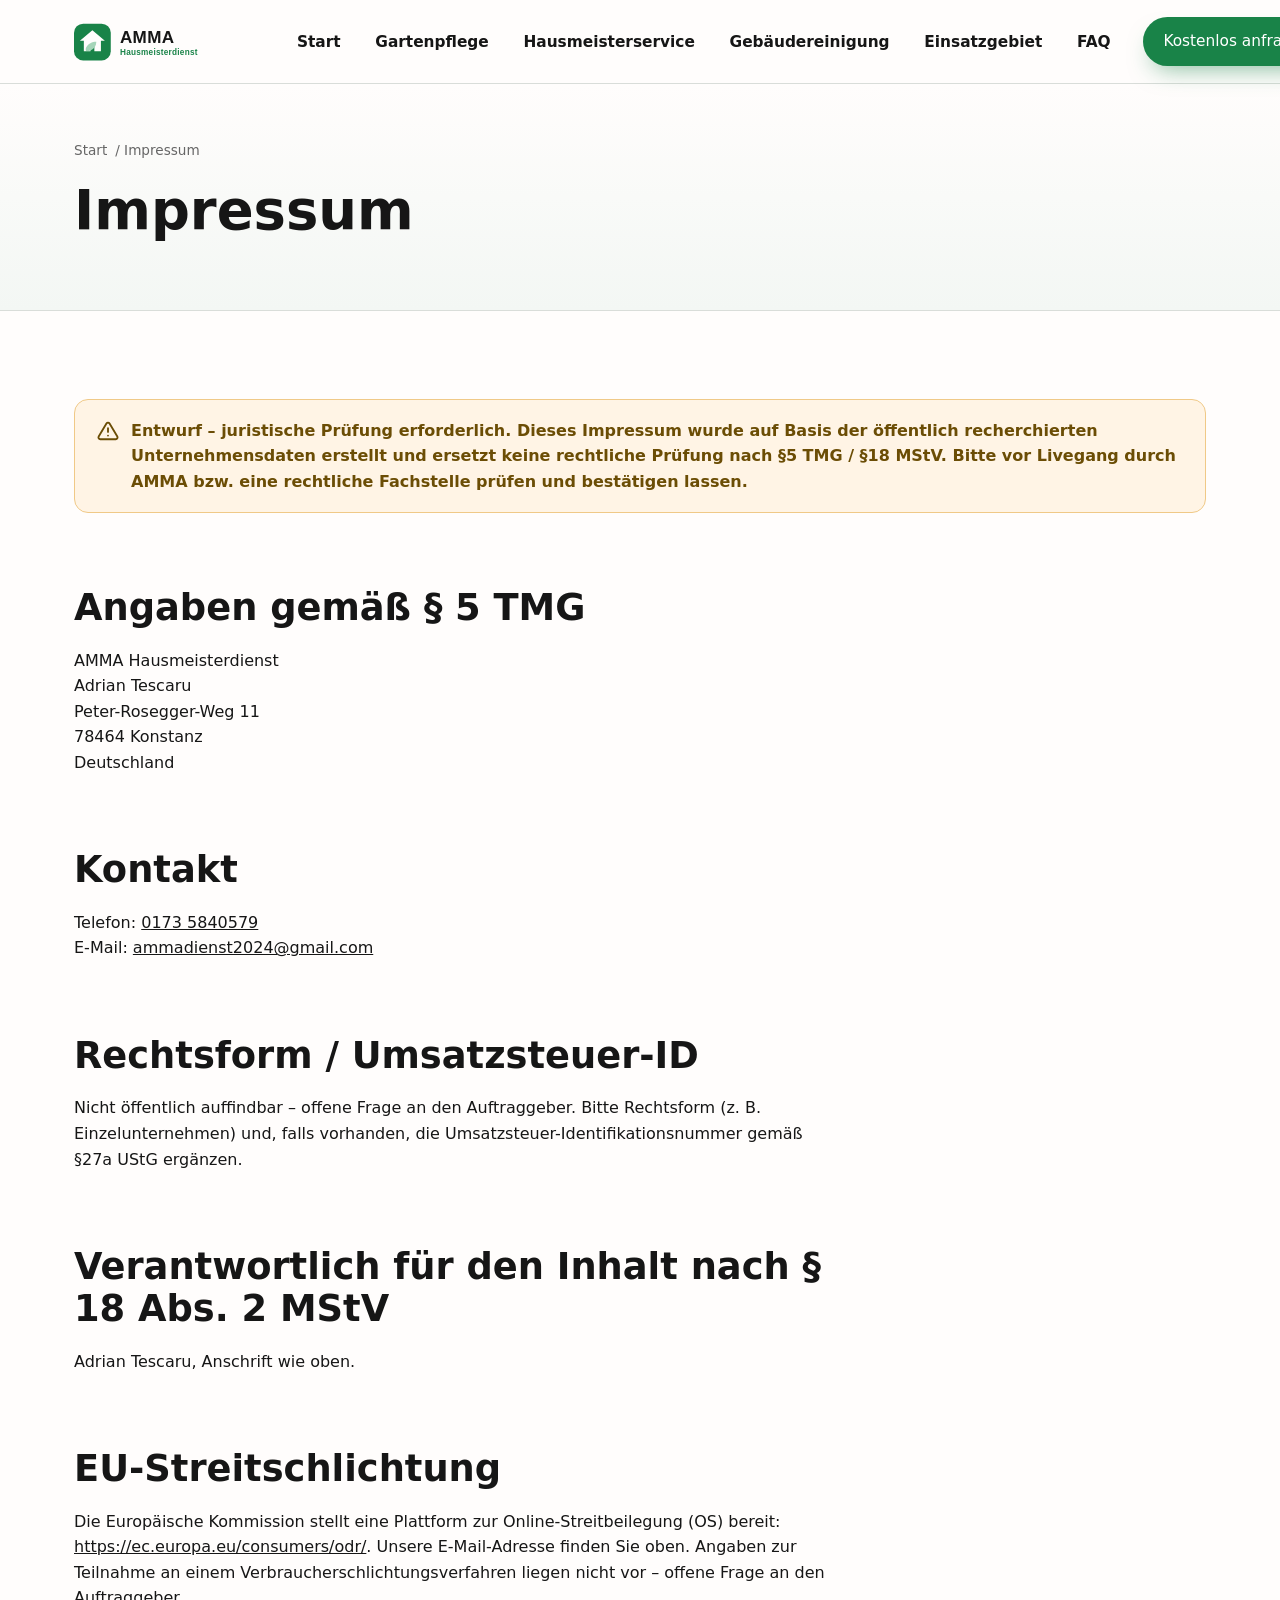
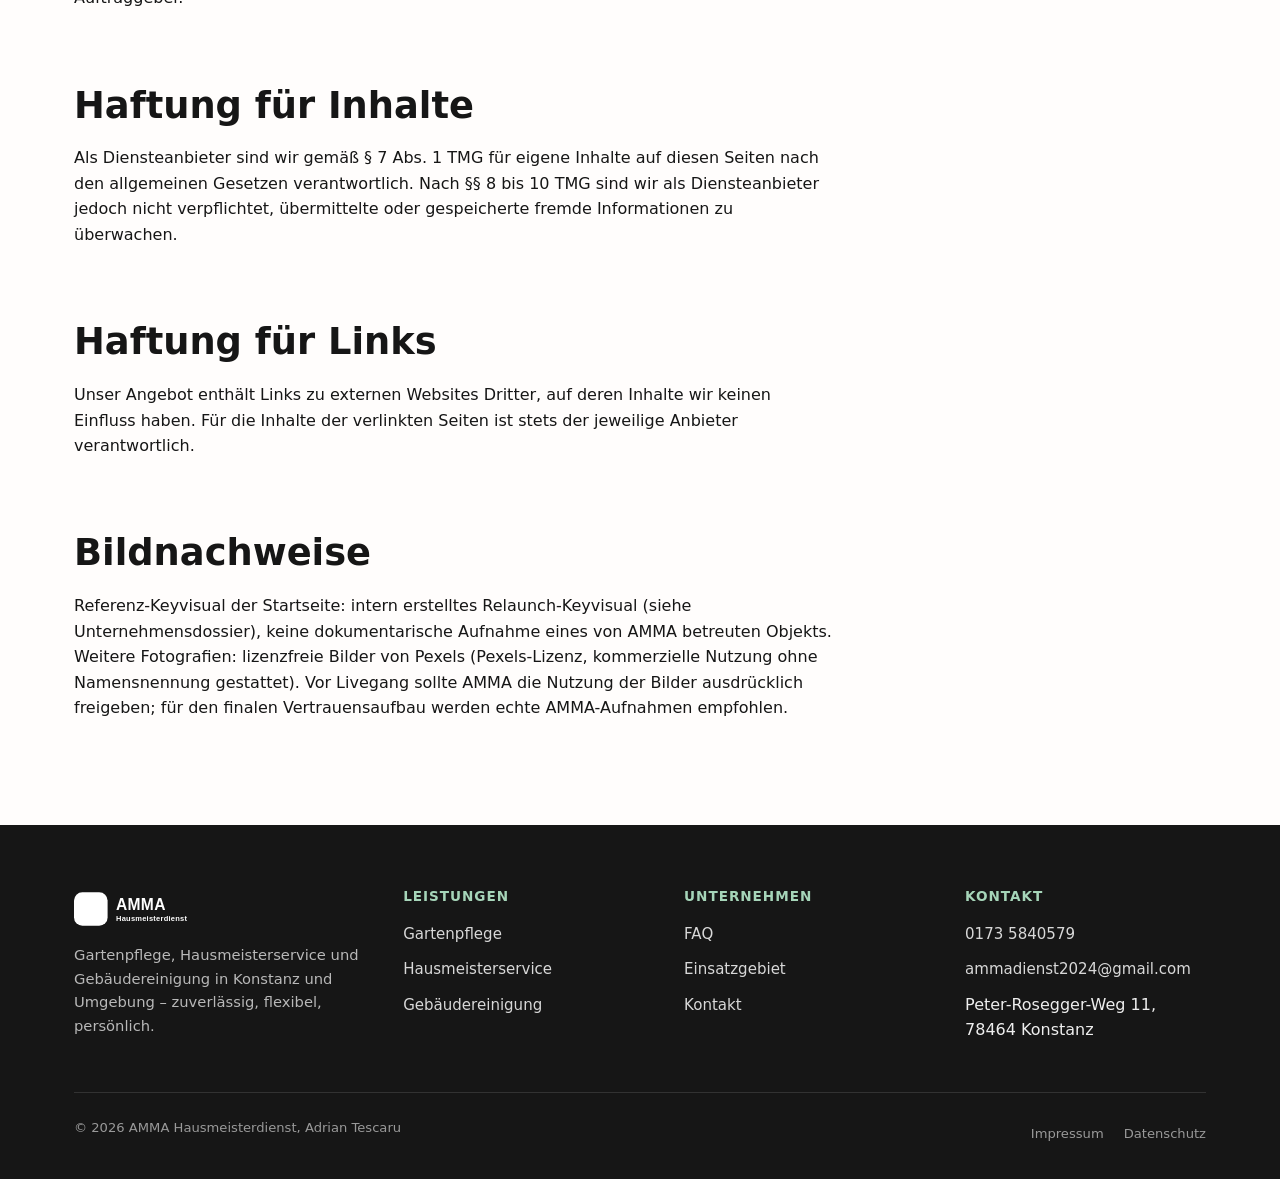
<file: impressum.html>
<!DOCTYPE html>
<html lang="de" class="no-js">
<head>
<meta charset="UTF-8">
<meta name="viewport" content="width=device-width, initial-scale=1">
<title>Impressum | AMMA Hausmeisterdienst</title>
<meta name="description" content="Impressum der Website von AMMA Hausmeisterdienst, Konstanz.">
<link rel="canonical" href="https://amma-hausmeisterdienst.aurora-innovations.de/impressum.html">
<meta name="robots" content="noindex,follow">
<link rel="icon" href="/favicon.ico" sizes="any">
<link rel="apple-touch-icon" href="/assets/img/icon-180.png">
<link rel="manifest" href="/site.webmanifest">
<link rel="stylesheet" href="/css/styles.css">
<!-- ENTWURF – JURISTISCHE PRÜFUNG ERFORDERLICH, bevor diese Seite live geschaltet wird. -->
</head>
<body>
<a class="skip-link" href="#main">Zum Inhalt springen</a>

<header class="site-header">
  <div class="container">
    <a class="brand" href="/" aria-label="AMMA Hausmeisterdienst – Startseite">
      <img src="/assets/img/logo-amma.svg" alt="AMMA Hausmeisterdienst" width="220" height="47">
    </a>
    <nav class="nav-primary" id="primary-navigation" aria-label="Hauptnavigation">
      <ul>
        <li><a href="/">Start</a></li>
        <li><a href="/gartenpflege.html">Gartenpflege</a></li>
        <li><a href="/hausmeisterservice.html">Hausmeisterservice</a></li>
        <li><a href="/gebaeudereinigung.html">Gebäudereinigung</a></li>
        <li><a href="/#einsatzgebiet">Einsatzgebiet</a></li>
        <li><a href="/#faq">FAQ</a></li>
        <li class="nav-mobile-only"><a href="tel:+491735840579">📞 0173 5840579</a></li>
        <li><a class="btn btn-primary btn-sm" href="/#kontakt">Kostenlos anfragen</a></li>
      </ul>
    </nav>
    <div class="header-actions">
      <a class="header-phone" href="tel:+491735840579">
        <svg width="20" height="20" viewBox="0 0 24 24" fill="none" stroke="currentColor" stroke-width="2" stroke-linecap="round" stroke-linejoin="round" aria-hidden="true"><path d="M22 16.92v3a2 2 0 0 1-2.18 2 19.79 19.79 0 0 1-8.63-3.07 19.5 19.5 0 0 1-6-6 19.79 19.79 0 0 1-3.07-8.67A2 2 0 0 1 4.11 2h3a2 2 0 0 1 2 1.72c.127.96.362 1.903.7 2.81a2 2 0 0 1-.45 2.11L8.09 9.91a16 16 0 0 0 6 6l1.27-1.27a2 2 0 0 1 2.11-.45c.907.338 1.85.573 2.81.7A2 2 0 0 1 22 16.92z"/></svg>
        <span class="header-phone-text">0173 5840579</span>
      </a>
      <button class="nav-toggle" type="button" data-nav-toggle aria-expanded="false" aria-controls="primary-navigation" aria-label="Menü öffnen">
        <svg width="26" height="26" viewBox="0 0 24 24" fill="none" stroke="currentColor" stroke-width="2" stroke-linecap="round" aria-hidden="true"><line x1="3" y1="6" x2="21" y2="6"/><line x1="3" y1="12" x2="21" y2="12"/><line x1="3" y1="18" x2="21" y2="18"/></svg>
      </button>
    </div>
  </div>
</header>

<main id="main">
  <div class="page-header">
    <div class="container">
      <p class="breadcrumbs"><a href="/">Start</a> / Impressum</p>
      <h1>Impressum</h1>
    </div>
  </div>

  <section class="section">
    <div class="container">
      <div class="draft-banner reveal">
        <svg width="22" height="22" viewBox="0 0 24 24" fill="none" stroke="currentColor" stroke-width="2" stroke-linecap="round" stroke-linejoin="round" aria-hidden="true"><path d="M10.29 3.86 1.82 18a2 2 0 0 0 1.71 3h16.94a2 2 0 0 0 1.71-3L13.71 3.86a2 2 0 0 0-3.42 0Z"/><path d="M12 9v4M12 17h.01"/></svg>
        <span>Entwurf – juristische Prüfung erforderlich. Dieses Impressum wurde auf Basis der öffentlich recherchierten Unternehmensdaten erstellt und ersetzt keine rechtliche Prüfung nach §5 TMG / §18 MStV. Bitte vor Livegang durch AMMA bzw. eine rechtliche Fachstelle prüfen und bestätigen lassen.</span>
      </div>

      <div class="legal-content reveal">
        <h2>Angaben gemäß § 5 TMG</h2>
        <p>
          AMMA Hausmeisterdienst<br>
          Adrian Tescaru<br>
          Peter-Rosegger-Weg 11<br>
          78464 Konstanz<br>
          Deutschland
        </p>

        <h2>Kontakt</h2>
        <p>
          Telefon: <a href="tel:+491735840579">0173 5840579</a><br>
          E-Mail: <a href="mailto:ammadienst2024@gmail.com">ammadienst2024@gmail.com</a>
        </p>

        <h2>Rechtsform / Umsatzsteuer-ID</h2>
        <p>Nicht öffentlich auffindbar – offene Frage an den Auftraggeber. Bitte Rechtsform (z.&nbsp;B. Einzelunternehmen) und, falls vorhanden, die Umsatzsteuer-Identifikationsnummer gemäß §27a UStG ergänzen.</p>

        <h2>Verantwortlich für den Inhalt nach § 18 Abs. 2 MStV</h2>
        <p>Adrian Tescaru, Anschrift wie oben.</p>

        <h2>EU-Streitschlichtung</h2>
        <p>Die Europäische Kommission stellt eine Plattform zur Online-Streitbeilegung (OS) bereit: <a href="https://ec.europa.eu/consumers/odr/" rel="noopener">https://ec.europa.eu/consumers/odr/</a>. Unsere E-Mail-Adresse finden Sie oben. Angaben zur Teilnahme an einem Verbraucherschlichtungsverfahren liegen nicht vor – offene Frage an den Auftraggeber.</p>

        <h2>Haftung für Inhalte</h2>
        <p>Als Diensteanbieter sind wir gemäß § 7 Abs. 1 TMG für eigene Inhalte auf diesen Seiten nach den allgemeinen Gesetzen verantwortlich. Nach §§ 8 bis 10 TMG sind wir als Diensteanbieter jedoch nicht verpflichtet, übermittelte oder gespeicherte fremde Informationen zu überwachen.</p>

        <h2>Haftung für Links</h2>
        <p>Unser Angebot enthält Links zu externen Websites Dritter, auf deren Inhalte wir keinen Einfluss haben. Für die Inhalte der verlinkten Seiten ist stets der jeweilige Anbieter verantwortlich.</p>

        <h2>Bildnachweise</h2>
        <p>Referenz-Keyvisual der Startseite: intern erstelltes Relaunch-Keyvisual (siehe Unternehmensdossier), keine dokumentarische Aufnahme eines von AMMA betreuten Objekts. Weitere Fotografien: lizenzfreie Bilder von Pexels (Pexels-Lizenz, kommerzielle Nutzung ohne Namensnennung gestattet). Vor Livegang sollte AMMA die Nutzung der Bilder ausdrücklich freigeben; für den finalen Vertrauensaufbau werden echte AMMA-Aufnahmen empfohlen.</p>
      </div>
    </div>
  </section>
</main>

<footer class="site-footer">
  <div class="container">
    <div class="footer-grid">
      <div class="footer-brand">
        <img src="/assets/img/logo-amma.svg" alt="AMMA Hausmeisterdienst" width="180" height="38">
        <p>Gartenpflege, Hausmeisterservice und Gebäudereinigung in Konstanz und Umgebung – zuverlässig, flexibel, persönlich.</p>
      </div>
      <div class="footer-col">
        <h3>Leistungen</h3>
        <ul>
          <li><a href="/gartenpflege.html">Gartenpflege</a></li>
          <li><a href="/hausmeisterservice.html">Hausmeisterservice</a></li>
          <li><a href="/gebaeudereinigung.html">Gebäudereinigung</a></li>
        </ul>
      </div>
      <div class="footer-col">
        <h3>Unternehmen</h3>
        <ul>
          <li><a href="/#faq">FAQ</a></li>
          <li><a href="/#einsatzgebiet">Einsatzgebiet</a></li>
          <li><a href="/#kontakt">Kontakt</a></li>
        </ul>
      </div>
      <div class="footer-col">
        <h3>Kontakt</h3>
        <ul>
          <li><a href="tel:+491735840579">0173 5840579</a></li>
          <li><a href="mailto:ammadienst2024@gmail.com">ammadienst2024@gmail.com</a></li>
          <li>Peter-Rosegger-Weg 11, 78464 Konstanz</li>
        </ul>
      </div>
    </div>
    <div class="footer-bottom">
      <p>© <span id="current-year">2026</span> AMMA Hausmeisterdienst, Adrian Tescaru</p>
      <ul>
        <li><a href="/impressum.html">Impressum</a></li>
        <li><a href="/datenschutz.html">Datenschutz</a></li>
      </ul>
    </div>
  </div>
</footer>

<script src="/js/main.js" defer></script>
</body>
</html>
</file>
<file: css/styles.css>
/* ==========================================================================
   AMMA Hausmeisterdienst – Design System
   Primärfarben: #198348 (AMMA-Grün), #FFFDFC (Warmes Weiß), #161616 (Anthrazit)
   ========================================================================== */

:root {
  --color-primary: #198348;
  --color-primary-dark: #136938;
  --color-bg: #fffdfc;
  --color-surface: #f7f7f7;
  --color-ink: #161616;
  --color-sage: #a6d5b9;
  --color-line: #d9ddd9;
  --color-white: #ffffff;

  --font-heading: 'Manrope', 'Inter', system-ui, sans-serif;
  --font-body: 'Inter', 'IBM Plex Sans', system-ui, sans-serif;

  --container-w: 1180px;
  --radius-m: 14px;
  --radius-l: 22px;
  --shadow-card: 0 10px 30px -14px rgba(22, 22, 22, 0.25);
  --shadow-soft: 0 2px 10px rgba(22, 22, 22, 0.06);

  --header-h: 84px;
  --ease: cubic-bezier(0.22, 1, 0.36, 1);
}

/* ---------------------------------- Reset --------------------------------- */
*, *::before, *::after { box-sizing: border-box; }
html { scroll-behavior: smooth; }
@media (prefers-reduced-motion: reduce) {
  html { scroll-behavior: auto; }
  *, *::before, *::after {
    animation-duration: 0.001ms !important;
    animation-iteration-count: 1 !important;
    transition-duration: 0.001ms !important;
    scroll-behavior: auto !important;
  }
}
body {
  margin: 0;
  font-family: var(--font-body);
  color: var(--color-ink);
  background: var(--color-bg);
  line-height: 1.6;
  -webkit-font-smoothing: antialiased;
}
img { max-width: 100%; display: block; }
a { color: inherit; }
h1, h2, h3, h4 { font-family: var(--font-heading); line-height: 1.15; margin: 0 0 0.5em; }
p { margin: 0 0 1em; }
ul { margin: 0; padding: 0; list-style: none; }
button { font-family: inherit; }

.skip-link {
  position: absolute;
  left: -999px;
  top: 0;
  background: var(--color-primary);
  color: #fff;
  padding: 12px 20px;
  z-index: 1000;
  border-radius: 0 0 8px 0;
}
.skip-link:focus {
  left: 0;
}

:focus-visible {
  outline: 3px solid var(--color-primary-dark);
  outline-offset: 2px;
}

.container {
  width: 100%;
  max-width: var(--container-w);
  margin: 0 auto;
  padding: 0 24px;
}

.visually-hidden {
  position: absolute !important;
  width: 1px; height: 1px;
  padding: 0; margin: -1px;
  overflow: hidden;
  clip: rect(0,0,0,0);
  white-space: nowrap;
  border: 0;
}

/* ------------------------------- Typography -------------------------------- */
.eyebrow {
  display: inline-block;
  font-family: var(--font-heading);
  font-weight: 700;
  font-size: 0.78rem;
  letter-spacing: 0.09em;
  text-transform: uppercase;
  color: var(--color-primary-dark);
  background: var(--color-sage);
  padding: 6px 14px;
  border-radius: 999px;
  margin-bottom: 14px;
}
h1 { font-size: clamp(2.1rem, 4.4vw, 3.4rem); font-weight: 800; }
h2 { font-size: clamp(1.6rem, 3vw, 2.3rem); font-weight: 800; }
h3 { font-size: 1.2rem; font-weight: 700; }
.section-intro { max-width: 640px; }
.section-intro p { color: #3a3a3a; font-size: 1.05rem; }

.section { padding: 88px 0; }
.section--tight { padding: 64px 0; }
.section--surface { background: var(--color-surface); }
.section--dark {
  background: var(--color-ink);
  color: #f2f2f2;
}
.section--dark .eyebrow { background: rgba(166,213,185,0.18); color: var(--color-sage); }
.section-head { text-align: center; margin: 0 auto 48px; max-width: 680px; }

/* --------------------------------- Buttons --------------------------------- */
.btn {
  display: inline-flex;
  align-items: center;
  gap: 10px;
  font-family: var(--font-heading);
  font-weight: 700;
  font-size: 0.98rem;
  padding: 14px 26px;
  border-radius: 999px;
  border: 2px solid transparent;
  cursor: pointer;
  text-decoration: none;
  transition: transform 0.25s var(--ease), background 0.25s var(--ease), box-shadow 0.25s var(--ease), color 0.25s var(--ease);
  white-space: nowrap;
}
.btn:hover { transform: translateY(-2px); }
.btn-primary {
  background: var(--color-primary);
  color: #fff;
  box-shadow: 0 12px 24px -10px rgba(25,131,72,0.55);
}
.btn-primary:hover { background: var(--color-primary-dark); }
.btn-ghost {
  background: transparent;
  border-color: rgba(22,22,22,0.18);
  color: var(--color-ink);
}
.btn-ghost:hover { border-color: var(--color-primary); color: var(--color-primary-dark); }
.section--dark .btn-ghost { border-color: rgba(255,255,255,0.3); color: #fff; }
.btn-block { width: 100%; justify-content: center; }
.btn-sm { padding: 10px 18px; font-size: 0.88rem; }

/* ---------------------------------- Header ---------------------------------- */
.site-header {
  position: sticky;
  top: 0;
  z-index: 500;
  height: var(--header-h);
  display: flex;
  align-items: center;
  background: rgba(255, 253, 252, 0.88);
  backdrop-filter: blur(10px);
  border-bottom: 1px solid var(--color-line);
}
.site-header .container {
  display: flex;
  align-items: center;
  justify-content: space-between;
  gap: 24px;
}
.brand {
  display: flex;
  align-items: center;
  flex-shrink: 0;
  margin-right: auto;
}
.brand img { height: 42px; width: auto; }

.nav-primary { display: flex; }
.nav-primary ul {
  display: flex;
  align-items: center;
  gap: clamp(18px, 2.4vw, 34px);
}
.nav-primary a {
  font-family: var(--font-heading);
  font-weight: 600;
  font-size: 0.96rem;
  text-decoration: none;
  color: var(--color-ink);
  white-space: nowrap;
  padding: 8px 2px;
  border-bottom: 2px solid transparent;
  transition: color 0.2s var(--ease), border-color 0.2s var(--ease);
}
.nav-primary a:hover,
.nav-primary a[aria-current="page"] {
  color: var(--color-primary-dark);
  border-color: var(--color-primary);
}
.nav-primary .btn-primary {
  color: #fff;
  font-weight: 400;
  padding: 10px 18px;
}
.nav-primary .btn-primary:hover {
  color: var(--color-ink);
}
.header-actions { display: flex; align-items: center; gap: 14px; flex-shrink: 0; }
.header-phone {
  display: flex;
  align-items: center;
  gap: 8px;
  font-family: var(--font-heading);
  font-weight: 700;
  text-decoration: none;
  color: var(--color-ink);
  white-space: nowrap;
}
.header-phone svg { flex-shrink: 0; color: var(--color-primary); }

.nav-toggle {
  display: none;
  background: none;
  border: none;
  cursor: pointer;
  padding: 8px;
  color: var(--color-ink);
}

@media (max-width: 900px) {
  .nav-toggle { display: inline-flex; }
  .nav-primary {
    position: fixed;
    inset: var(--header-h) 0 0 0;
    background: var(--color-bg);
    transform: translateY(-8px);
    opacity: 0;
    visibility: hidden;
    transition: opacity 0.25s var(--ease), transform 0.25s var(--ease), visibility 0.25s;
    overflow-y: auto;
  }
  .nav-primary.is-open {
    opacity: 1;
    transform: translateY(0);
    visibility: visible;
  }
  .nav-primary ul {
    flex-direction: column;
    align-items: stretch;
    gap: 0;
    padding: 12px 24px 32px;
  }
  .nav-primary a {
    display: block;
    padding: 16px 4px;
    border-bottom: 1px solid var(--color-line);
    font-size: 1.1rem;
  }
  .header-phone-text { display: none; }
}
@media (min-width: 901px) {
  .nav-mobile-only { display: none; }
}

/* ------------------------------- Hero Section -------------------------------- */
.hero {
  position: relative;
  overflow: clip;
  background: linear-gradient(180deg, #fffdfc 0%, #f5f8f5 100%);
}
.hero-stage {
  position: relative;
  min-height: 640px;
  display: grid;
  align-items: center;
  padding: 72px 0 56px;
}
.hero-grid {
  display: grid;
  grid-template-columns: minmax(0, 1fr);
  gap: 40px;
  align-items: center;
}
@media (min-width: 980px) {
  .hero-grid { grid-template-columns: 1.05fr 1fr; gap: 20px; }
}
.hero-content { position: relative; z-index: 3; }
.hero-content h1 { margin-bottom: 18px; }
.hero-content .lede { font-size: 1.15rem; color: #333; max-width: 46ch; }
.hero-cta-row { display: flex; flex-wrap: wrap; gap: 14px; margin-top: 30px; }
.hero-trust {
  display: flex; flex-wrap: wrap; gap: 10px 22px; margin-top: 34px;
  font-family: var(--font-heading); font-weight: 600; font-size: 0.9rem; color: #444;
}
.hero-trust li { display: flex; align-items: center; gap: 8px; }
.hero-trust svg { color: var(--color-primary); flex-shrink: 0; }

.hero-visual {
  position: relative;
  border-radius: var(--radius-l);
  overflow: hidden;
  aspect-ratio: 16 / 11;
  box-shadow: var(--shadow-card);
  background: var(--color-surface);
  opacity: 0;
  transform: scale(1.02);
  transition: opacity 1.1s var(--ease), transform 1.2s var(--ease);
}
.hero-visual.is-ready { opacity: 1; transform: scale(1); }
.hero-photo-layer {
  position: absolute;
  inset: -4%;
  width: 108%;
  height: 108%;
  object-fit: cover;
  will-change: transform;
}
.hero-light-layer {
  position: absolute;
  inset: 0;
  background: radial-gradient(60% 55% at 78% 30%, rgba(255,255,255,0.35), transparent 70%);
  mix-blend-mode: overlay;
  opacity: 0.55;
  pointer-events: none;
  will-change: transform;
}
.hero-grain-layer {
  position: absolute;
  inset: 0;
  background: linear-gradient(200deg, rgba(25,131,72,0.14), transparent 55%);
  pointer-events: none;
  will-change: transform;
}
.hero-visual::after {
  content: "";
  position: absolute;
  inset: 0;
  box-shadow: inset 0 0 0 1px rgba(255,255,255,0.25);
  border-radius: inherit;
  pointer-events: none;
}

.hero-chips {
  position: absolute;
  left: 20px;
  bottom: 20px;
  right: 20px;
  display: flex;
  gap: 10px;
  flex-wrap: wrap;
  z-index: 4;
}
.hero-chip {
  display: inline-flex;
  align-items: center;
  gap: 8px;
  background: rgba(255,253,252,0.92);
  backdrop-filter: blur(6px);
  border: 1.5px solid transparent;
  color: var(--color-ink);
  font-family: var(--font-heading);
  font-weight: 700;
  font-size: 0.82rem;
  padding: 9px 14px;
  border-radius: 999px;
  box-shadow: var(--shadow-soft);
  opacity: 0;
  transform: translateY(10px);
  transition: opacity 0.4s var(--ease), transform 0.4s var(--ease), border-color 0.4s var(--ease);
}
.hero-chip.is-visible { opacity: 1; transform: translateY(0); }
.hero-chip.is-active { border-color: var(--color-primary); }
.hero-chip svg { color: var(--color-primary); flex-shrink: 0; }

.no-js .hero-visual,
.reduced-motion .hero-visual { opacity: 1; transform: none; }
.no-js .hero-chip,
.reduced-motion .hero-chip { opacity: 1; transform: none; }

/* ------------------------------ Leistungen / Cards ------------------------------ */
.services-grid {
  display: grid;
  grid-template-columns: repeat(auto-fit, minmax(280px, 1fr));
  gap: 26px;
}
.service-card {
  background: var(--color-white);
  border-radius: var(--radius-m);
  overflow: hidden;
  box-shadow: var(--shadow-soft);
  border: 1px solid var(--color-line);
  display: flex;
  flex-direction: column;
  transition: transform 0.3s var(--ease), box-shadow 0.3s var(--ease);
}
.service-card:hover { transform: translateY(-6px); box-shadow: var(--shadow-card); }
.service-card__media { aspect-ratio: 4/3; overflow: hidden; }
.service-card__media img { width: 100%; height: 100%; object-fit: cover; transition: transform 0.5s var(--ease); }
.service-card:hover .service-card__media img { transform: scale(1.05); }
.service-card__body { padding: 26px; display: flex; flex-direction: column; gap: 12px; flex: 1; }
.service-card__body ul { display: flex; flex-direction: column; gap: 8px; margin: 4px 0 8px; }
.service-card__body li { display: flex; gap: 10px; align-items: flex-start; font-size: 0.95rem; color: #3a3a3a; }
.service-card__body li svg { color: var(--color-primary); flex-shrink: 0; margin-top: 3px; }
.service-card__link { margin-top: auto; font-family: var(--font-heading); font-weight: 700; color: var(--color-primary-dark); text-decoration: none; display: inline-flex; align-items: center; gap: 6px; }
.service-card__link:hover { text-decoration: underline; }

/* ------------------------------ Process steps ------------------------------ */
.steps { display: grid; grid-template-columns: repeat(auto-fit, minmax(220px, 1fr)); gap: 24px; counter-reset: step; }
.step { position: relative; padding: 30px 22px 24px; background: var(--color-surface); border-radius: var(--radius-m); }
.step::before {
  counter-increment: step;
  content: counter(step);
  display: inline-flex;
  align-items: center;
  justify-content: center;
  width: 38px; height: 38px;
  border-radius: 50%;
  background: var(--color-primary);
  color: #fff;
  font-family: var(--font-heading);
  font-weight: 800;
  margin-bottom: 16px;
}

/* ------------------------------ Trust / Facts ------------------------------ */
.facts-grid { display: grid; grid-template-columns: repeat(auto-fit, minmax(220px,1fr)); gap: 22px; }
.fact-card {
  background: var(--color-white);
  border: 1px solid var(--color-line);
  border-radius: var(--radius-m);
  padding: 26px;
  display: flex;
  gap: 16px;
  align-items: flex-start;
}
.fact-card svg { color: var(--color-primary); flex-shrink: 0; }
.fact-card h3 { margin-bottom: 6px; }
.fact-card p { margin: 0; color: #444; font-size: 0.95rem; }

.note-callout {
  background: var(--color-sage);
  border-radius: var(--radius-m);
  padding: 18px 22px;
  font-size: 0.92rem;
  color: #0d3d21;
  display: flex;
  gap: 12px;
}
.note-callout svg { flex-shrink: 0; margin-top: 2px; }

/* ------------------------------ Einsatzgebiet / Map ------------------------------ */
.area-layout { display: grid; grid-template-columns: 1fr; gap: 40px; }
@media (min-width: 900px) { .area-layout { grid-template-columns: 1fr 1.1fr; align-items: center; } }
.map-frame {
  position: relative;
  border-radius: var(--radius-m);
  overflow: hidden;
  aspect-ratio: 4/3;
  background: var(--color-surface);
  border: 1px solid var(--color-line);
}
.map-frame iframe { width: 100%; height: 100%; border: 0; }
.map-fallback {
  position: absolute; inset: 0;
  display: flex; flex-direction: column; align-items: center; justify-content: center;
  gap: 10px; text-align: center; padding: 24px;
  background: var(--color-surface);
}

/* ------------------------------ Kontakt / Formular ------------------------------ */
.contact-layout { display: grid; grid-template-columns: 1fr; gap: 46px; }
@media (min-width: 960px) { .contact-layout { grid-template-columns: 0.95fr 1.15fr; } }
.contact-info-list { display: flex; flex-direction: column; gap: 20px; margin-top: 24px; }
.contact-info-item { display: flex; gap: 14px; align-items: flex-start; }
.contact-info-item svg { color: var(--color-primary); flex-shrink: 0; margin-top: 3px; }
.contact-info-item a { text-decoration: none; font-weight: 600; }
.contact-info-item a:hover { text-decoration: underline; }

.form-card {
  background: var(--color-white);
  border: 1px solid var(--color-line);
  border-radius: var(--radius-l);
  padding: clamp(24px, 3vw, 40px);
  box-shadow: var(--shadow-soft);
  color: var(--color-ink);
}
.form-grid { display: grid; grid-template-columns: 1fr; gap: 18px; }
@media (min-width: 640px) { .form-grid.cols-2 { grid-template-columns: 1fr 1fr; } }
.form-field { display: flex; flex-direction: column; gap: 6px; }
.form-field label { font-family: var(--font-heading); font-weight: 700; font-size: 0.9rem; color: var(--color-ink); }
.form-field .hint { font-size: 0.8rem; color: #666; font-weight: 400; }
.form-field input,
.form-field select,
.form-field textarea {
  font: inherit;
  padding: 12px 14px;
  border-radius: 10px;
  border: 1.5px solid var(--color-line);
  background: #fff;
  color: var(--color-ink);
}
.form-field input:focus,
.form-field select:focus,
.form-field textarea:focus {
  border-color: var(--color-primary);
}
.form-field.file-field {
  border: 1.5px dashed var(--color-line);
  border-radius: 10px;
  padding: 16px;
}
.form-note { font-size: 0.82rem; color: #666; margin-top: 14px; }
.form-required { color: var(--color-primary-dark); }

/* ------------------------------ Calendly Platzhalter ------------------------------ */
.calendly-block {
  background: var(--color-surface);
  border: 1px dashed var(--color-line);
  border-radius: var(--radius-m);
  padding: 28px;
  text-align: center;
  color: var(--color-ink);
}
.calendly-block h3 { color: var(--color-ink); }
.calendly-block p { color: #444; }
.calendly-preview-img {
  width: 100%;
  height: auto;
  max-width: 480px;
  margin: 18px auto 0;
  border-radius: var(--radius-m);
  box-shadow: var(--shadow-soft);
}
.calendly-inline-widget {
  min-width: 100%;
  height: 640px;
  border-radius: var(--radius-m);
  background: repeating-linear-gradient(135deg, #eef2ee, #eef2ee 10px, #e6ece6 10px, #e6ece6 20px);
  display: flex;
  align-items: center;
  justify-content: center;
  color: var(--color-ink);
  font-family: var(--font-heading);
  font-weight: 600;
  text-align: center;
  padding: 20px;
}

/* --------------------------------- FAQ --------------------------------- */
.faq-list { max-width: 780px; margin: 0 auto; display: flex; flex-direction: column; gap: 12px; }
.faq-item {
  background: var(--color-white);
  border: 1px solid var(--color-line);
  border-radius: var(--radius-m);
  overflow: hidden;
}
.faq-item summary {
  cursor: pointer;
  list-style: none;
  padding: 20px 24px;
  font-family: var(--font-heading);
  font-weight: 700;
  display: flex;
  align-items: center;
  justify-content: space-between;
  gap: 16px;
}
.faq-item summary::-webkit-details-marker { display: none; }
.faq-item summary .plus {
  flex-shrink: 0;
  width: 26px; height: 26px;
  border-radius: 50%;
  background: var(--color-surface);
  display: flex; align-items: center; justify-content: center;
  transition: transform 0.25s var(--ease);
}
.faq-item[open] summary .plus { transform: rotate(45deg); background: var(--color-sage); }
.faq-item p { padding: 0 24px 22px; color: #3a3a3a; margin: 0; }

/* --------------------------------- Footer --------------------------------- */
.site-footer { background: var(--color-ink); color: #eee; padding: 64px 0 28px; }
.footer-grid {
  display: grid;
  grid-template-columns: 1.2fr repeat(3, 1fr);
  gap: 40px;
  padding-bottom: 40px;
  border-bottom: 1px solid rgba(255,255,255,0.12);
}
@media (max-width: 800px) { .footer-grid { grid-template-columns: 1fr 1fr; } }
@media (max-width: 520px) { .footer-grid { grid-template-columns: 1fr; } }
.footer-brand img { height: 40px; margin-bottom: 14px; filter: brightness(0) invert(1); }
.footer-brand p { color: #b8b8b8; font-size: 0.92rem; max-width: 34ch; }
.footer-col h3 { font-size: 0.85rem; text-transform: uppercase; letter-spacing: 0.07em; color: var(--color-sage); margin-bottom: 16px; }
.footer-col ul { display: flex; flex-direction: column; gap: 10px; }
.footer-col a { color: #d8d8d8; text-decoration: none; font-size: 0.94rem; }
.footer-col a:hover { color: #fff; text-decoration: underline; }
.footer-bottom {
  display: flex; flex-wrap: wrap; gap: 12px 24px; justify-content: space-between; align-items: center;
  padding-top: 24px; font-size: 0.82rem; color: #999;
}
.footer-bottom ul { display: flex; gap: 20px; flex-wrap: wrap; }
.footer-bottom a { color: #999; text-decoration: none; }
.footer-bottom a:hover { color: #fff; }

/* --------------------------------- Sticky mobile CTA --------------------------------- */
.sticky-cta {
  position: fixed;
  left: 0; right: 0; bottom: 0;
  z-index: 400;
  display: none;
  gap: 10px;
  padding: 12px 16px calc(12px + env(safe-area-inset-bottom));
  background: rgba(255,253,252,0.96);
  backdrop-filter: blur(8px);
  border-top: 1px solid var(--color-line);
}
@media (max-width: 720px) { .sticky-cta { display: flex; } }
.sticky-cta a { flex: 1; }

/* --------------------------------- Legal pages --------------------------------- */
.legal-content { max-width: 760px; }
.legal-content h2 { margin-top: 2em; }
.legal-content h3 { margin-top: 1.4em; }
.legal-content ul { list-style: disc; padding-left: 1.4em; margin-bottom: 1em; }
.legal-content li { margin-bottom: 0.4em; }
.draft-banner {
  background: #fff4e5;
  border: 1px solid #f0c987;
  color: #6b4d05;
  border-radius: var(--radius-m);
  padding: 18px 22px;
  margin-bottom: 36px;
  font-weight: 600;
  display: flex;
  gap: 12px;
}
.draft-banner svg { flex-shrink: 0; margin-top: 2px; }

/* --------------------------------- Page hero (subpages) --------------------------------- */
.page-header {
  padding: 56px 0 40px;
  background: linear-gradient(180deg, #fffdfc, #f3f7f4);
  border-bottom: 1px solid var(--color-line);
}
.breadcrumbs { display: flex; gap: 8px; font-size: 0.85rem; color: #666; margin-bottom: 18px; }
.breadcrumbs a { color: #666; text-decoration: none; }
.breadcrumbs a:hover { text-decoration: underline; }

/* --------------------------------- Utility --------------------------------- */
.stack-gap-lg > * + * { margin-top: 24px; }
.text-center { text-align: center; }
.mt-0 { margin-top: 0; }
.reveal {
  opacity: 0;
  transform: translateY(18px);
  transition: opacity 0.7s var(--ease), transform 0.7s var(--ease);
}
.reveal.is-visible { opacity: 1; transform: none; }
.no-js .reveal, .reduced-motion .reveal { opacity: 1; transform: none; }
</file>
